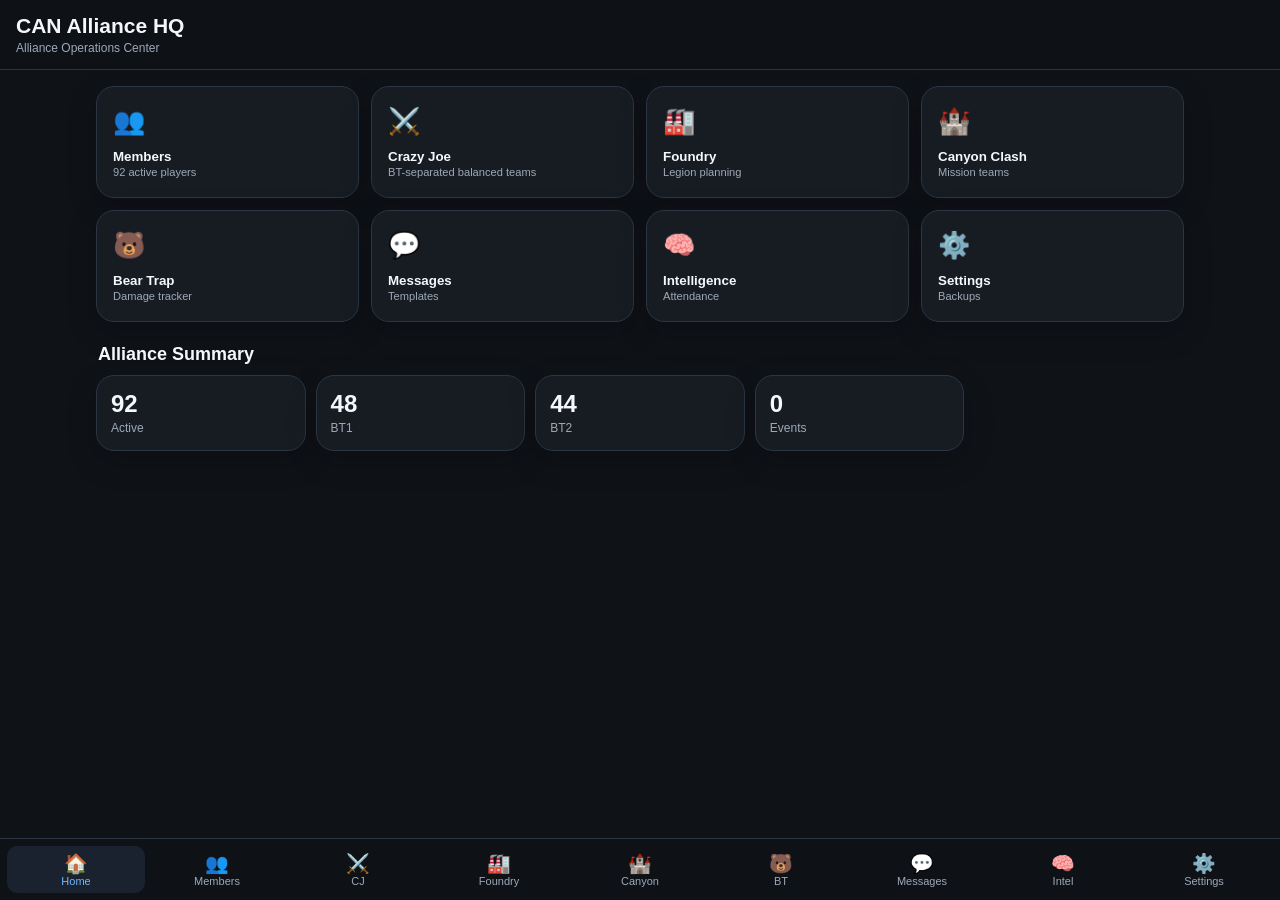
<file: index.html>
<!doctype html>
<html lang="en">
<head>
  <meta charset="utf-8">
  <meta name="viewport" content="width=device-width,initial-scale=1,viewport-fit=cover">
  <meta name="theme-color" content="#101318">
  <title>CAN Alliance HQ</title>
  <link rel="stylesheet" href="style.css?v=111">
</head>
<body>
<header class="topbar">
  <div><h1>CAN Alliance HQ</h1><p>Alliance Operations Center</p></div>
</header>

<main id="app">
  <section id="dashboard" class="page active"></section>
  <section id="members" class="page"></section>
  <section id="crazyjoe" class="page"></section>
  <section id="foundry" class="page"></section>
  <section id="canyon" class="page"></section>
  <section id="bear" class="page"></section>
  <section id="messages" class="page"></section>
  <section id="intel" class="page"></section>
  <section id="settings" class="page"></section>
</main>

<nav class="bottom-nav">
  <button data-page="dashboard">🏠<span>Home</span></button>
  <button data-page="members">👥<span>Members</span></button>
  <button data-page="crazyjoe">⚔️<span>CJ</span></button>
  <button data-page="foundry">🏭<span>Foundry</span></button>
  <button data-page="canyon">🏰<span>Canyon</span></button>
  <button data-page="bear">🐻<span>BT</span></button>
  <button data-page="messages">💬<span>Messages</span></button>
  <button data-page="intel">🧠<span>Intel</span></button>
  <button data-page="settings">⚙️<span>Settings</span></button>
</nav>

<dialog id="memberDialog">
  <form method="dialog" class="modal" id="memberForm">
    <div class="modal-head"><h2 id="memberDialogTitle">Add Member</h2><button value="cancel" class="icon-btn">×</button></div>
    <input type="hidden" id="memberId">
    <label>Player Name<input id="memberName" required></label>
    <div class="two-col">
      <label>Gaia Rank<input id="memberGaia" type="number" min="1"></label>
      <label>Strength<input id="memberStrength" placeholder="500M or 1.1B"></label>
      <label>BT Group<select id="memberBT"><option>BT1</option><option>BT2</option></select></label>
      <label>Status<select id="memberStatus"><option>Active</option><option>Vacation</option><option>Archived</option></select></label>
      <label>Foundry<select id="memberFoundry"><option>Legion 1</option><option>Legion 2</option></select></label>
      <label>Canyon<select id="memberCanyon"><option>Legion 1</option><option>Legion 2</option></select></label>
    </div>
    <label>Notes<textarea id="memberNotes"></textarea></label>
    <div class="actions"><button value="cancel" class="btn secondary">Cancel</button><button type="button" id="saveMemberBtn" class="btn primary">Save Member</button></div>
  </form>
</dialog>

<dialog id="eventDialog">
  <form method="dialog" class="modal">
    <div class="modal-head"><h2 id="eventDialogTitle">New Event</h2><button value="cancel" class="icon-btn">×</button></div>
    <input type="hidden" id="eventType">
    <div class="two-col">
      <label>Date<input id="eventDate" type="date" required></label>
      <label>UTC Time (24-hour)<input id="eventTime" type="time" step="60" required></label>
      <label id="eventGroupWrap">Group<select id="eventGroup"></select></label>
    </div>
    <p class="hint">Enter the event time in UTC using 24-hour format, such as 15:00 or 20:00.</p>
    <div class="actions"><button value="cancel" class="btn secondary">Cancel</button><button type="button" id="createEventBtn" class="btn primary">Create Event</button></div>
  </form>
</dialog>

<script src="data.js?v=111"></script>
<script src="app.js?v=111"></script>
</body>
</html>
</file>
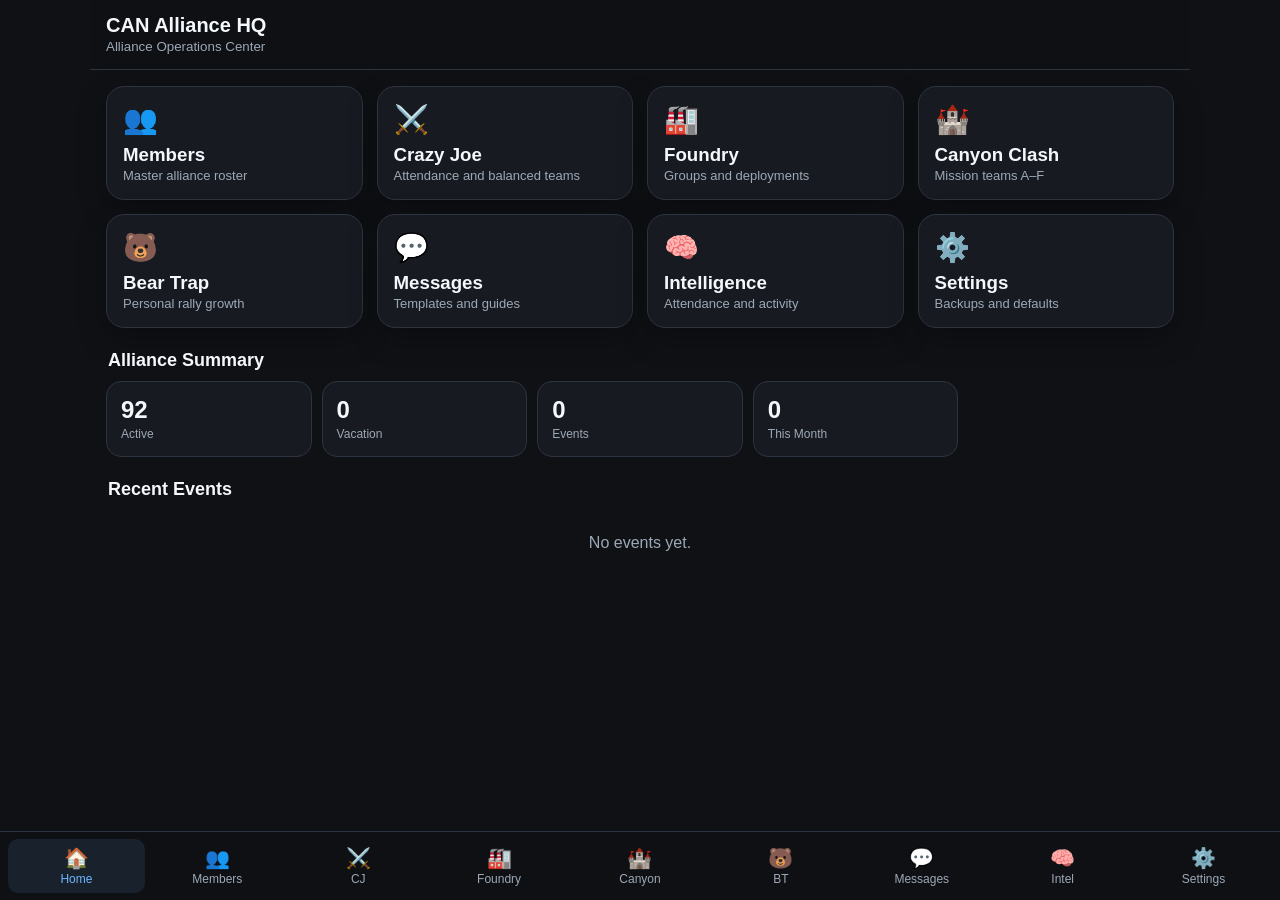
<file: CAN_Alliance_HQ_v1_1_with_roster.html>
<!DOCTYPE html>
<html lang="en">
<head>
<meta charset="UTF-8" />
<meta name="viewport" content="width=device-width, initial-scale=1, viewport-fit=cover" />
<meta name="theme-color" content="#111418" />
<title>CAN Alliance HQ</title>
<style>
:root{
  --bg:#0f1115; --panel:#171b21; --panel2:#202630; --text:#f4f7fb; --muted:#9da8b6;
  --line:#2c3440; --accent:#6eb6ff; --good:#67d391; --warn:#ffd166; --bad:#ff7a7a;
  --shadow:0 10px 30px rgba(0,0,0,.28); --radius:18px;
}
*{box-sizing:border-box}
html,body{margin:0;background:var(--bg);color:var(--text);font-family:-apple-system,BlinkMacSystemFont,"Segoe UI",Roboto,Helvetica,Arial,sans-serif}
body{min-height:100vh}
button,input,select,textarea{font:inherit}
button{cursor:pointer}
.app{max-width:1100px;margin:0 auto;min-height:100vh;padding-bottom:86px}
.topbar{position:sticky;top:0;z-index:50;background:rgba(15,17,21,.92);backdrop-filter:blur(14px);border-bottom:1px solid var(--line);padding:14px 16px}
.topbar h1{font-size:20px;margin:0}.topbar small{color:var(--muted)}
.content{padding:16px}
.page{display:none}.page.active{display:block}
.grid{display:grid;gap:14px}.tiles{grid-template-columns:repeat(2,minmax(0,1fr))}
.card{background:var(--panel);border:1px solid var(--line);border-radius:var(--radius);padding:16px;box-shadow:var(--shadow)}
.tile{min-height:112px;display:flex;flex-direction:column;justify-content:space-between}
.tile button{all:unset;display:block}
.tile .icon{font-size:28px}.tile h3{margin:8px 0 2px}.tile p{margin:0;color:var(--muted);font-size:13px}
.section-title{display:flex;justify-content:space-between;align-items:center;margin:22px 2px 10px}
.section-title h2{font-size:18px;margin:0}
.actions{display:flex;gap:8px;flex-wrap:wrap}
.btn{border:0;border-radius:12px;padding:11px 14px;background:var(--panel2);color:var(--text);font-weight:700}
.btn.primary{background:var(--accent);color:#07111d}.btn.good{background:var(--good);color:#06150d}
.btn.warn{background:var(--warn);color:#221900}.btn.bad{background:var(--bad);color:#220707}
.btn.ghost{background:transparent;border:1px solid var(--line)}
.btn.small{padding:8px 10px;font-size:13px}
.row{display:flex;gap:10px;align-items:center}.row.wrap{flex-wrap:wrap}.grow{flex:1}
label{display:block;color:var(--muted);font-size:13px;margin-bottom:6px}
input,select,textarea{width:100%;background:#11151b;color:var(--text);border:1px solid var(--line);border-radius:12px;padding:12px}
textarea{min-height:90px;resize:vertical}
.form-grid{display:grid;gap:12px}
.list{display:grid;gap:10px}
.member,.event-row,.rank-row{background:var(--panel);border:1px solid var(--line);border-radius:15px;padding:13px}
.member-head,.event-head,.rank-head{display:flex;justify-content:space-between;gap:10px;align-items:flex-start}
.meta{color:var(--muted);font-size:13px;line-height:1.5}
.badge{display:inline-flex;align-items:center;border:1px solid var(--line);border-radius:999px;padding:5px 8px;font-size:12px;color:var(--muted);margin:3px 3px 0 0}
.badge.good{color:var(--good);border-color:rgba(103,211,145,.35)}
.badge.warn{color:var(--warn);border-color:rgba(255,209,102,.35)}
.badge.bad{color:var(--bad);border-color:rgba(255,122,122,.35)}
.bottom-nav{position:fixed;left:0;right:0;bottom:0;z-index:60;background:rgba(15,17,21,.97);backdrop-filter:blur(16px);border-top:1px solid var(--line);padding:7px max(8px,env(safe-area-inset-right)) calc(7px + env(safe-area-inset-bottom)) max(8px,env(safe-area-inset-left));display:grid;grid-template-columns:repeat(5,1fr);gap:4px}
.nav-btn{background:transparent;border:0;color:var(--muted);padding:7px 3px;border-radius:10px;font-size:11px}.nav-btn.active{color:var(--accent);background:rgba(110,182,255,.10)}
.nav-btn span{display:block;font-size:20px;margin-bottom:2px}
.tabs{display:flex;gap:8px;overflow:auto;padding-bottom:4px}.tab{white-space:nowrap}
.stat-grid{display:grid;grid-template-columns:repeat(2,1fr);gap:10px}.stat{background:var(--panel);border:1px solid var(--line);border-radius:15px;padding:14px}
.stat strong{display:block;font-size:24px}.stat span{color:var(--muted);font-size:12px}
.attendance-grid{display:grid;gap:8px;margin-top:10px}
.att-row{display:grid;grid-template-columns:1fr repeat(4,auto);gap:6px;align-items:center;background:#11151b;border:1px solid var(--line);border-radius:12px;padding:9px}
.att-row button{border:1px solid var(--line);background:var(--panel2);color:var(--muted);border-radius:9px;padding:7px 8px;font-size:12px}
.att-row button.active[data-s="present"]{background:var(--good);color:#07150d}
.att-row button.active[data-s="noshow"]{background:var(--bad);color:#220707}
.att-row button.active[data-s="notplaying"]{background:var(--warn);color:#241c00}
.att-row button.active[data-s="excused"]{background:#7c8da5;color:white}
.team-grid{display:grid;gap:12px}.team-card{background:var(--panel);border:1px solid var(--line);border-radius:15px;padding:13px}
.team-card h3{margin:0 0 8px}.team-members{display:flex;flex-wrap:wrap;gap:6px}.chip{background:#11151b;border:1px solid var(--line);border-radius:999px;padding:7px 9px;font-size:13px}
.empty{color:var(--muted);text-align:center;padding:24px 10px}
hr{border:0;border-top:1px solid var(--line);margin:16px 0}
.hidden{display:none!important}
dialog{border:1px solid var(--line);border-radius:18px;background:var(--panel);color:var(--text);width:min(92vw,600px);padding:0;box-shadow:var(--shadow)}
dialog::backdrop{background:rgba(0,0,0,.68)}.modal-body{padding:18px}.modal-head{display:flex;justify-content:space-between;align-items:center;padding:16px 18px;border-bottom:1px solid var(--line)}
.close{background:transparent;border:0;color:var(--muted);font-size:24px}
.notice{border-left:4px solid var(--accent);background:rgba(110,182,255,.09);padding:12px;border-radius:10px;color:#d8ecff}
@media(min-width:760px){
 .tiles{grid-template-columns:repeat(4,1fr)} .stat-grid{grid-template-columns:repeat(5,1fr)}
 .form-grid.cols-2{grid-template-columns:repeat(2,1fr)} .team-grid{grid-template-columns:repeat(2,1fr)}
 .bottom-nav{grid-template-columns:repeat(9,1fr)} .nav-btn{font-size:12px}
}
</style>
</head>
<body>
<div class="app">
  <header class="topbar">
    <h1>CAN Alliance HQ</h1>
    <small>Alliance Operations Center</small>
  </header>

  <main class="content">
    <section id="dashboard" class="page active">
      <div class="grid tiles">
        <div class="card tile" onclick="go('members')"><div class="icon">👥</div><div><h3>Members</h3><p>Master alliance roster</p></div></div>
        <div class="card tile" onclick="go('crazyjoe')"><div class="icon">⚔️</div><div><h3>Crazy Joe</h3><p>Attendance and balanced teams</p></div></div>
        <div class="card tile" onclick="go('foundry')"><div class="icon">🏭</div><div><h3>Foundry</h3><p>Groups and deployments</p></div></div>
        <div class="card tile" onclick="go('canyon')"><div class="icon">🏰</div><div><h3>Canyon Clash</h3><p>Mission teams A–F</p></div></div>
        <div class="card tile" onclick="go('bear')"><div class="icon">🐻</div><div><h3>Bear Trap</h3><p>Personal rally growth</p></div></div>
        <div class="card tile" onclick="go('messages')"><div class="icon">💬</div><div><h3>Messages</h3><p>Templates and guides</p></div></div>
        <div class="card tile" onclick="go('intel')"><div class="icon">🧠</div><div><h3>Intelligence</h3><p>Attendance and activity</p></div></div>
        <div class="card tile" onclick="go('settings')"><div class="icon">⚙️</div><div><h3>Settings</h3><p>Backups and defaults</p></div></div>
      </div>

      <div class="section-title"><h2>Alliance Summary</h2></div>
      <div id="dashboardStats" class="stat-grid"></div>

      <div class="section-title"><h2>Recent Events</h2></div>
      <div id="recentEvents" class="list"></div>
    </section>

    <section id="members" class="page">
      <div class="section-title"><h2>Members</h2><button class="btn primary" onclick="openMember()">+ Add</button></div>
      <div class="form-grid cols-2">
        <div><label>Search</label><input id="memberSearch" placeholder="Player name" oninput="renderMembers()"></div>
        <div><label>Filter</label><select id="memberFilter" onchange="renderMembers()"><option value="all">All</option><option>Active</option><option>Vacation</option><option>Archived</option><option value="missingGaia">Missing Gaia</option><option value="missingBT">Missing BT</option><option value="BT1">BT1</option><option value="BT2">BT2</option></select></div>
      </div>
      <div id="memberList" class="list" style="margin-top:14px"></div>
    </section>

    <section id="crazyjoe" class="page event-page" data-type="Crazy Joe"></section>
    <section id="foundry" class="page event-page" data-type="Foundry"></section>
    <section id="canyon" class="page event-page" data-type="Canyon"></section>
    <section id="bear" class="page"></section>

    <section id="messages" class="page">
      <div class="section-title"><h2>Alliance Messages</h2><button class="btn primary" onclick="openMessage()">+ Add</button></div>
      <div class="tabs">
        <button class="btn small tab" onclick="setMsgTab('Templates')">Templates</button>
        <button class="btn small tab" onclick="setMsgTab('Guides')">Reference Guides</button>
      </div>
      <div id="messageList" class="list" style="margin-top:14px"></div>
    </section>

    <section id="intel" class="page">
      <div class="section-title"><h2>Intelligence</h2></div>
      <div id="intelStats" class="stat-grid"></div>
      <div class="section-title"><h2>Highest Attendance</h2></div>
      <div id="highAttendance" class="list"></div>
      <div class="section-title"><h2>Lowest Attendance</h2></div>
      <div id="lowAttendance" class="list"></div>
      <div class="section-title"><h2>Attention Needed</h2></div>
      <div id="attentionList" class="list"></div>
    </section>

    <section id="settings" class="page">
      <div class="section-title"><h2>Settings</h2></div>
      <div class="card">
        <div class="form-grid cols-2">
          <div><label>Alliance Name</label><input id="allianceName" value="CAN"></div>
          <div><label>State Number</label><input id="stateNumber" placeholder="2578"></div>
          <div><label>CJ Team Size</label><input id="cjTeamSize" type="number" min="2" max="12" value="6"></div>
          <div><label>Ranking Minimum Events</label><input id="rankMin" type="number" min="1" max="50" value="5"></div>
        </div>
        <div class="actions" style="margin-top:14px">
          <button class="btn primary" onclick="saveSettings()">Save Settings</button>
        </div>
      </div>
      <div class="section-title"><h2>Data & Backups</h2></div>
      <div class="card">
        <p class="meta">Data is stored in this browser. Download backups regularly, especially before clearing browser data.</p>
        <div class="actions">
          <button class="btn good" onclick="exportBackup()">Download Backup</button>
          <label class="btn ghost" style="display:inline-block">Import Backup<input type="file" accept=".json" onchange="importBackup(event)" style="display:none"></label>
          <button class="btn bad" onclick="resetApp()">Reset App</button>
        </div>
      </div>
    </section>
  </main>
</div>

<nav class="bottom-nav">
  <button class="nav-btn active" data-page="dashboard" onclick="go('dashboard')"><span>🏠</span>Home</button>
  <button class="nav-btn" data-page="members" onclick="go('members')"><span>👥</span>Members</button>
  <button class="nav-btn" data-page="crazyjoe" onclick="go('crazyjoe')"><span>⚔️</span>CJ</button>
  <button class="nav-btn" data-page="foundry" onclick="go('foundry')"><span>🏭</span>Foundry</button>
  <button class="nav-btn" data-page="canyon" onclick="go('canyon')"><span>🏰</span>Canyon</button>
  <button class="nav-btn" data-page="bear" onclick="go('bear')"><span>🐻</span>BT</button>
  <button class="nav-btn" data-page="messages" onclick="go('messages')"><span>💬</span>Messages</button>
  <button class="nav-btn" data-page="intel" onclick="go('intel')"><span>🧠</span>Intel</button>
  <button class="nav-btn" data-page="settings" onclick="go('settings')"><span>⚙️</span>Settings</button>
</nav>

<dialog id="memberDialog">
 <div class="modal-head"><strong id="memberDialogTitle">Add Member</strong><button class="close" onclick="memberDialog.close()">×</button></div>
 <div class="modal-body">
  <input type="hidden" id="memberId">
  <div class="form-grid cols-2">
   <div><label>Player Name *</label><input id="mName"></div>
   <div><label>Gaia Heart Rank</label><input id="mGaia" type="number" min="1"></div>
   <div><label>BT Group *</label><select id="mBT"><option value="">Select</option><option>BT1</option><option>BT2</option></select></div>
   <div><label>Status</label><select id="mStatus"><option>Active</option><option>Vacation</option><option>Archived</option></select></div>
   <div><label>Overall Power</label><input id="mPower" placeholder="245M or 1.2B"></div>
   <div><label>Region</label><select id="mRegion"><option>Unknown/Mixed</option><option>Americas</option><option>Europe</option><option>Asia</option><option>Oceania</option></select></div>
   <div><label>Foundry Legion Preference</label><select id="mFoundry"><option value="">None</option><option>Legion 1</option><option>Legion 2</option></select></div>
   <div><label>Canyon Legion Preference</label><select id="mCanyon"><option value="">None</option><option>Legion 1</option><option>Legion 2</option></select></div>
   <div style="grid-column:1/-1"><label>Notes</label><textarea id="mNotes"></textarea></div>
  </div>
  <div class="actions" style="margin-top:14px"><button class="btn primary" onclick="saveMember()">Save Member</button></div>
 </div>
</dialog>

<dialog id="eventDialog">
 <div class="modal-head"><strong id="eventDialogTitle">Create Event</strong><button class="close" onclick="eventDialog.close()">×</button></div>
 <div class="modal-body">
   <input type="hidden" id="eventType">
   <div class="form-grid cols-2">
    <div><label>Date</label><input id="eDate" type="date"></div>
    <div><label>Time</label><input id="eTime" type="time"></div>
    <div id="legionWrap"><label>Legion</label><select id="eLegion"><option>Legion 1</option><option>Legion 2</option></select></div>
    <div id="btWrap"><label>BT Group</label><select id="eBT"><option>BT1</option><option>BT2</option></select></div>
   </div>
   <div class="actions" style="margin-top:14px"><button class="btn primary" onclick="createEvent()">Create Event</button></div>
 </div>
</dialog>

<dialog id="messageDialog">
 <div class="modal-head"><strong>Add Message</strong><button class="close" onclick="messageDialog.close()">×</button></div>
 <div class="modal-body">
  <div class="form-grid">
   <div><label>Type</label><select id="msgType"><option>Templates</option><option>Guides</option></select></div>
   <div><label>Title</label><input id="msgTitle"></div>
   <div><label>Content</label><textarea id="msgContent"></textarea></div>
  </div>
  <div class="actions" style="margin-top:14px"><button class="btn primary" onclick="saveMessage()">Save</button></div>
 </div>
</dialog>

<script>
const STORAGE_KEY='canAllianceHQ_v1';
const defaultData={
 settings:{allianceName:'CAN',stateNumber:'2578',cjTeamSize:6,rankMin:5},
 members:[{"id":"member-001","name":"AngryMarshmallow","gaia":1,"bt":"BT2","status":"Active","power":"1.1B","region":"Unknown/Mixed","foundry":"Legion 1","canyon":"Legion 1","notes":""},{"id":"member-002","name":"Asuka","gaia":2,"bt":"BT2","status":"Active","power":"515M","region":"Unknown/Mixed","foundry":"Legion 1","canyon":"Legion 1","notes":""},{"id":"member-003","name":"Lucky Meow","gaia":3,"bt":"BT2","status":"Active","power":"912M","region":"Unknown/Mixed","foundry":"Legion 1","canyon":"Legion 1","notes":""},{"id":"member-004","name":"Dr.CutyRose","gaia":4,"bt":"BT1","status":"Active","power":"753M","region":"Unknown/Mixed","foundry":"Legion 2","canyon":"Legion 2","notes":""},{"id":"member-005","name":"SmittySlaps","gaia":5,"bt":"BT2","status":"Active","power":"789M","region":"Unknown/Mixed","foundry":"Legion 1","canyon":"Legion 1","notes":""},{"id":"member-006","name":"Bun","gaia":6,"bt":"BT1","status":"Active","power":"568M","region":"Unknown/Mixed","foundry":"Legion 2","canyon":"Legion 2","notes":""},{"id":"member-007","name":"Space_balls","gaia":7,"bt":"BT1","status":"Active","power":"657M","region":"Unknown/Mixed","foundry":"Legion 2","canyon":"Legion 2","notes":""},{"id":"member-008","name":"Jbsnow","gaia":8,"bt":"BT1","status":"Active","power":"574M","region":"Unknown/Mixed","foundry":"Legion 2","canyon":"Legion 2","notes":""},{"id":"member-009","name":"Cute BRS","gaia":9,"bt":"BT2","status":"Active","power":"619M","region":"Unknown/Mixed","foundry":"Legion 1","canyon":"Legion 1","notes":""},{"id":"member-010","name":"Hedder","gaia":10,"bt":"BT1","status":"Active","power":"634M","region":"Unknown/Mixed","foundry":"Legion 2","canyon":"Legion 2","notes":""},{"id":"member-011","name":"Rellik","gaia":11,"bt":"BT2","status":"Active","power":"505M","region":"Unknown/Mixed","foundry":"Legion 1","canyon":"Legion 1","notes":""},{"id":"member-012","name":"MatDNK","gaia":12,"bt":"BT1","status":"Active","power":"570M","region":"Unknown/Mixed","foundry":"Legion 2","canyon":"Legion 2","notes":""},{"id":"member-013","name":"BuRyAbAy","gaia":13,"bt":"BT2","status":"Active","power":"583M","region":"Unknown/Mixed","foundry":"Legion 1","canyon":"Legion 1","notes":""},{"id":"member-014","name":"Kals Avarys","gaia":14,"bt":"BT1","status":"Active","power":"520M","region":"Unknown/Mixed","foundry":"Legion 2","canyon":"Legion 2","notes":""},{"id":"member-015","name":"Kkoma","gaia":15,"bt":"BT2","status":"Active","power":"602M","region":"Unknown/Mixed","foundry":"Legion 1","canyon":"Legion 1","notes":""},{"id":"member-016","name":"Brother Yatty","gaia":16,"bt":"BT1","status":"Active","power":"492M","region":"Unknown/Mixed","foundry":"Legion 2","canyon":"Legion 2","notes":""},{"id":"member-017","name":"Ntina","gaia":17,"bt":"BT1","status":"Active","power":"560M","region":"Unknown/Mixed","foundry":"Legion 2","canyon":"Legion 2","notes":""},{"id":"member-018","name":"YahuKimo","gaia":18,"bt":"BT2","status":"Active","power":"590M","region":"Unknown/Mixed","foundry":"Legion 1","canyon":"Legion 1","notes":""},{"id":"member-019","name":"Choppy","gaia":19,"bt":"BT2","status":"Active","power":"609M","region":"Unknown/Mixed","foundry":"Legion 1","canyon":"Legion 1","notes":""},{"id":"member-020","name":"Tara","gaia":20,"bt":"BT1","status":"Active","power":"612M","region":"Unknown/Mixed","foundry":"Legion 2","canyon":"Legion 2","notes":""},{"id":"member-021","name":"Eurokeith","gaia":21,"bt":"BT2","status":"Active","power":"609M","region":"Unknown/Mixed","foundry":"Legion 1","canyon":"Legion 1","notes":""},{"id":"member-022","name":"Summer","gaia":22,"bt":"BT2","status":"Active","power":"504M","region":"Unknown/Mixed","foundry":"Legion 1","canyon":"Legion 1","notes":""},{"id":"member-023","name":"Seal","gaia":23,"bt":"BT1","status":"Active","power":"525M","region":"Unknown/Mixed","foundry":"Legion 2","canyon":"Legion 2","notes":""},{"id":"member-024","name":"Fu2fa2","gaia":24,"bt":"BT2","status":"Active","power":"492M","region":"Unknown/Mixed","foundry":"Legion 1","canyon":"Legion 1","notes":""},{"id":"member-025","name":"Cat","gaia":25,"bt":"BT1","status":"Active","power":"474M","region":"Unknown/Mixed","foundry":"Legion 2","canyon":"Legion 2","notes":""},{"id":"member-026","name":"Filip1031","gaia":26,"bt":"BT2","status":"Active","power":"589M","region":"Unknown/Mixed","foundry":"Legion 1","canyon":"Legion 1","notes":""},{"id":"member-027","name":"Lord McLord","gaia":27,"bt":"BT1","status":"Active","power":"576M","region":"Unknown/Mixed","foundry":"Legion 2","canyon":"Legion 2","notes":""},{"id":"member-028","name":"Ibra","gaia":28,"bt":"BT2","status":"Active","power":"550M","region":"Unknown/Mixed","foundry":"Legion 1","canyon":"Legion 1","notes":""},{"id":"member-029","name":"Dr.cutyMomo","gaia":29,"bt":"BT1","status":"Active","power":"604M","region":"Unknown/Mixed","foundry":"Legion 2","canyon":"Legion 2","notes":""},{"id":"member-030","name":"SKY","gaia":30,"bt":"BT1","status":"Active","power":"550M","region":"Unknown/Mixed","foundry":"Legion 2","canyon":"Legion 2","notes":""},{"id":"member-031","name":"Tembakau ACEH","gaia":31,"bt":"BT2","status":"Active","power":"516M","region":"Unknown/Mixed","foundry":"Legion 1","canyon":"Legion 1","notes":""},{"id":"member-032","name":"Soraa","gaia":32,"bt":"BT2","status":"Active","power":"609M","region":"Unknown/Mixed","foundry":"Legion 1","canyon":"Legion 1","notes":""},{"id":"member-033","name":"ReyGattuso","gaia":33,"bt":"BT1","status":"Active","power":"554M","region":"Unknown/Mixed","foundry":"Legion 2","canyon":"Legion 2","notes":""},{"id":"member-034","name":"Spike","gaia":34,"bt":"BT1","status":"Active","power":"415M","region":"Unknown/Mixed","foundry":"Legion 2","canyon":"Legion 2","notes":""},{"id":"member-035","name":"Floopy","gaia":35,"bt":"BT2","status":"Active","power":"563M","region":"Unknown/Mixed","foundry":"Legion 1","canyon":"Legion 1","notes":""},{"id":"member-036","name":"Black Rooster","gaia":36,"bt":"BT1","status":"Active","power":"543M","region":"Unknown/Mixed","foundry":"Legion 2","canyon":"Legion 2","notes":""},{"id":"member-037","name":"Batavia","gaia":37,"bt":"BT1","status":"Active","power":"525M","region":"Unknown/Mixed","foundry":"Legion 2","canyon":"Legion 2","notes":""},{"id":"member-038","name":"Ranji","gaia":38,"bt":"BT1","status":"Active","power":"500M","region":"Unknown/Mixed","foundry":"Legion 2","canyon":"Legion 2","notes":""},{"id":"member-039","name":"Seren","gaia":39,"bt":"BT1","status":"Active","power":"454M","region":"Unknown/Mixed","foundry":"Legion 2","canyon":"Legion 2","notes":""},{"id":"member-040","name":"Yaya_Bings","gaia":40,"bt":"BT1","status":"Active","power":"522M","region":"Unknown/Mixed","foundry":"Legion 2","canyon":"Legion 2","notes":""},{"id":"member-041","name":"WINGJACK","gaia":41,"bt":"BT1","status":"Active","power":"602M","region":"Unknown/Mixed","foundry":"Legion 2","canyon":"Legion 2","notes":""},{"id":"member-042","name":"U Chicken Me","gaia":42,"bt":"BT1","status":"Active","power":"472M","region":"Unknown/Mixed","foundry":"Legion 2","canyon":"Legion 2","notes":""},{"id":"member-043","name":"Psycho","gaia":43,"bt":"BT2","status":"Active","power":"603M","region":"Unknown/Mixed","foundry":"Legion 1","canyon":"Legion 1","notes":""},{"id":"member-044","name":"Tdvt25","gaia":44,"bt":"BT1","status":"Active","power":"604M","region":"Unknown/Mixed","foundry":"Legion 2","canyon":"Legion 2","notes":""},{"id":"member-045","name":"Lord Vegnagun","gaia":45,"bt":"BT1","status":"Active","power":"553M","region":"Unknown/Mixed","foundry":"Legion 2","canyon":"Legion 2","notes":""},{"id":"member-046","name":"Lilyballs","gaia":46,"bt":"BT1","status":"Active","power":"468M","region":"Unknown/Mixed","foundry":"Legion 2","canyon":"Legion 2","notes":""},{"id":"member-047","name":"累累~累累~","gaia":47,"bt":"BT2","status":"Active","power":"470M","region":"Unknown/Mixed","foundry":"Legion 1","canyon":"Legion 1","notes":""},{"id":"member-048","name":"NicolePharmD","gaia":48,"bt":"BT1","status":"Active","power":"631M","region":"Unknown/Mixed","foundry":"Legion 2","canyon":"Legion 2","notes":""},{"id":"member-049","name":"Kidbull x suzume","gaia":49,"bt":"BT2","status":"Active","power":"499M","region":"Unknown/Mixed","foundry":"Legion 1","canyon":"Legion 1","notes":""},{"id":"member-050","name":"Kuman","gaia":50,"bt":"BT2","status":"Active","power":"562M","region":"Unknown/Mixed","foundry":"Legion 1","canyon":"Legion 1","notes":""},{"id":"member-051","name":"AZOZKA","gaia":51,"bt":"BT1","status":"Active","power":"501M","region":"Unknown/Mixed","foundry":"Legion 2","canyon":"Legion 2","notes":""},{"id":"member-052","name":"Lexie","gaia":52,"bt":"BT2","status":"Active","power":"390M","region":"Unknown/Mixed","foundry":"Legion 1","canyon":"Legion 1","notes":""},{"id":"member-053","name":"Blank","gaia":53,"bt":"BT2","status":"Active","power":"476M","region":"Unknown/Mixed","foundry":"Legion 1","canyon":"Legion 1","notes":""},{"id":"member-054","name":"Meli","gaia":54,"bt":"BT2","status":"Active","power":"479M","region":"Unknown/Mixed","foundry":"Legion 1","canyon":"Legion 1","notes":""},{"id":"member-055","name":"Melonlord","gaia":55,"bt":"BT1","status":"Active","power":"491M","region":"Unknown/Mixed","foundry":"Legion 2","canyon":"Legion 2","notes":""},{"id":"member-056","name":"Ratchin","gaia":56,"bt":"BT2","status":"Active","power":"495M","region":"Unknown/Mixed","foundry":"Legion 1","canyon":"Legion 1","notes":""},{"id":"member-057","name":"Doom Balls","gaia":57,"bt":"BT1","status":"Active","power":"498M","region":"Unknown/Mixed","foundry":"Legion 2","canyon":"Legion 2","notes":""},{"id":"member-058","name":"SOGEKING","gaia":58,"bt":"BT2","status":"Active","power":"538M","region":"Unknown/Mixed","foundry":"Legion 1","canyon":"Legion 1","notes":""},{"id":"member-059","name":"Bani Adam","gaia":59,"bt":"BT2","status":"Active","power":"371M","region":"Unknown/Mixed","foundry":"Legion 1","canyon":"Legion 1","notes":""},{"id":"member-060","name":"Wolf Pup","gaia":60,"bt":"BT2","status":"Active","power":"525M","region":"Unknown/Mixed","foundry":"Legion 1","canyon":"Legion 1","notes":""},{"id":"member-061","name":"Shoushana","gaia":61,"bt":"BT2","status":"Active","power":"441M","region":"Unknown/Mixed","foundry":"Legion 1","canyon":"Legion 1","notes":""},{"id":"member-062","name":"五濁惡世","gaia":62,"bt":"BT2","status":"Active","power":"318M","region":"Unknown/Mixed","foundry":"Legion 1","canyon":"Legion 1","notes":""},{"id":"member-063","name":"Vrekmontt","gaia":63,"bt":"BT1","status":"Active","power":"509M","region":"Unknown/Mixed","foundry":"Legion 2","canyon":"Legion 2","notes":""},{"id":"member-064","name":"SHDW","gaia":64,"bt":"BT2","status":"Active","power":"515M","region":"Unknown/Mixed","foundry":"Legion 1","canyon":"Legion 1","notes":""},{"id":"member-065","name":"RANGERS","gaia":65,"bt":"BT2","status":"Active","power":"469M","region":"Unknown/Mixed","foundry":"Legion 1","canyon":"Legion 1","notes":""},{"id":"member-066","name":"Nebulese","gaia":66,"bt":"BT2","status":"Active","power":"587M","region":"Unknown/Mixed","foundry":"Legion 1","canyon":"Legion 1","notes":""},{"id":"member-067","name":"SteelCityInsider","gaia":67,"bt":"BT1","status":"Active","power":"484M","region":"Unknown/Mixed","foundry":"Legion 2","canyon":"Legion 2","notes":""},{"id":"member-068","name":"Wildkid","gaia":68,"bt":"BT2","status":"Active","power":"383M","region":"Unknown/Mixed","foundry":"Legion 1","canyon":"Legion 1","notes":""},{"id":"member-069","name":"Punni","gaia":69,"bt":"BT2","status":"Active","power":"458M","region":"Unknown/Mixed","foundry":"Legion 1","canyon":"Legion 1","notes":""},{"id":"member-070","name":"Timmu","gaia":70,"bt":"BT1","status":"Active","power":"510M","region":"Unknown/Mixed","foundry":"Legion 2","canyon":"Legion 2","notes":""},{"id":"member-071","name":"Atiba","gaia":71,"bt":"BT1","status":"Active","power":"446M","region":"Unknown/Mixed","foundry":"Legion 2","canyon":"Legion 2","notes":""},{"id":"member-072","name":"DODGE06","gaia":72,"bt":"BT2","status":"Active","power":"536M","region":"Unknown/Mixed","foundry":"Legion 1","canyon":"Legion 1","notes":""},{"id":"member-073","name":"Kayzersoze77","gaia":73,"bt":"BT1","status":"Active","power":"455M","region":"Unknown/Mixed","foundry":"Legion 2","canyon":"Legion 2","notes":""},{"id":"member-074","name":"VKdViKing","gaia":74,"bt":"BT1","status":"Active","power":"409M","region":"Unknown/Mixed","foundry":"Legion 2","canyon":"Legion 2","notes":""},{"id":"member-075","name":"Mana","gaia":75,"bt":"BT2","status":"Active","power":"532M","region":"Unknown/Mixed","foundry":"Legion 1","canyon":"Legion 1","notes":""},{"id":"member-076","name":"Euphoria","gaia":76,"bt":"BT2","status":"Active","power":"431M","region":"Unknown/Mixed","foundry":"Legion 1","canyon":"Legion 1","notes":""},{"id":"member-077","name":"Durzu","gaia":77,"bt":"BT1","status":"Active","power":"540M","region":"Unknown/Mixed","foundry":"Legion 2","canyon":"Legion 2","notes":""},{"id":"member-078","name":"Gritsayenko","gaia":78,"bt":"BT2","status":"Active","power":"382M","region":"Unknown/Mixed","foundry":"Legion 1","canyon":"Legion 1","notes":""},{"id":"member-079","name":"Noura","gaia":79,"bt":"BT1","status":"Active","power":"398M","region":"Unknown/Mixed","foundry":"Legion 2","canyon":"Legion 2","notes":""},{"id":"member-080","name":"JC","gaia":80,"bt":"BT2","status":"Active","power":"517M","region":"Unknown/Mixed","foundry":"Legion 1","canyon":"Legion 1","notes":""},{"id":"member-081","name":"Chuso Faawk","gaia":81,"bt":"BT1","status":"Active","power":"431M","region":"Unknown/Mixed","foundry":"Legion 2","canyon":"Legion 2","notes":""},{"id":"member-082","name":"Deus Caeli","gaia":82,"bt":"BT2","status":"Active","power":"460M","region":"Unknown/Mixed","foundry":"Legion 1","canyon":"Legion 1","notes":""},{"id":"member-083","name":"Sukuna","gaia":83,"bt":"BT2","status":"Active","power":"468M","region":"Unknown/Mixed","foundry":"Legion 1","canyon":"Legion 1","notes":""},{"id":"member-084","name":"DonMeloooon","gaia":84,"bt":"BT1","status":"Active","power":"389M","region":"Unknown/Mixed","foundry":"Legion 2","canyon":"Legion 2","notes":""},{"id":"member-085","name":"Shore enough","gaia":85,"bt":"BT1","status":"Active","power":"369M","region":"Unknown/Mixed","foundry":"Legion 2","canyon":"Legion 2","notes":""},{"id":"member-086","name":"Biiiiiiiiing~O","gaia":86,"bt":"BT1","status":"Active","power":"478M","region":"Unknown/Mixed","foundry":"Legion 2","canyon":"Legion 2","notes":""},{"id":"member-087","name":"SHIBUYA","gaia":87,"bt":"BT1","status":"Active","power":"436M","region":"Unknown/Mixed","foundry":"Legion 2","canyon":"Legion 2","notes":""},{"id":"member-088","name":"Fatchuck7","gaia":88,"bt":"BT1","status":"Active","power":"388M","region":"Unknown/Mixed","foundry":"Legion 2","canyon":"Legion 2","notes":""},{"id":"member-089","name":"Doomsday","gaia":89,"bt":"BT1","status":"Active","power":"444M","region":"Unknown/Mixed","foundry":"Legion 2","canyon":"Legion 2","notes":""},{"id":"member-090","name":"Pukie","gaia":90,"bt":"BT1","status":"Active","power":"363M","region":"Unknown/Mixed","foundry":"Legion 2","canyon":"Legion 2","notes":""},{"id":"member-091","name":"fckck","gaia":91,"bt":"BT2","status":"Active","power":"417M","region":"Unknown/Mixed","foundry":"Legion 1","canyon":"Legion 1","notes":""},{"id":"member-092","name":"DarthVader","gaia":92,"bt":"BT1","status":"Active","power":"443M","region":"Unknown/Mixed","foundry":"Legion 2","canyon":"Legion 2","notes":""}], events:[], messages:[
  {id:crypto.randomUUID(),type:'Guides',title:'Canyon Phase 1',content:'Capture assigned objectives, hold gates and ports, avoid overextending.'},
  {id:crypto.randomUUID(),type:'Guides',title:'Canyon Phase 2',content:'Defend Fortress 24, capture enemy Fortress, maintain gates and ports.'},
  {id:crypto.randomUUID(),type:'Guides',title:'Canyon Phase 3',content:'Focus Citadel. If enemy controls it, cut reinforcements first.'}
 ]
};
let data=load();
let currentPage='dashboard';
let msgTab='Templates';

function load(){
 try{
  const x=JSON.parse(localStorage.getItem(STORAGE_KEY));
  if(!x) return structuredClone(defaultData);
  // Roster migration: existing installations that still have an empty roster
  // receive the built-in CAN master roster without replacing user-entered data.
  if(!Array.isArray(x.members)||x.members.length===0) x.members=structuredClone(defaultData.members);
  x.settings={...structuredClone(defaultData.settings),...(x.settings||{})};
  if(!Array.isArray(x.events)) x.events=[];
  if(!Array.isArray(x.messages)) x.messages=structuredClone(defaultData.messages);
  return x;
 } catch(e){return structuredClone(defaultData)}
}
function save(){localStorage.setItem(STORAGE_KEY,JSON.stringify(data)); renderAll()}
function esc(s=''){return String(s).replace(/[&<>"']/g,m=>({'&':'&amp;','<':'&lt;','>':'&gt;','"':'&quot;',"'":'&#039;'}[m]))}
function go(page){
 currentPage=page;
 document.querySelectorAll('.page').forEach(x=>x.classList.remove('active'));
 document.getElementById(page).classList.add('active');
 document.querySelectorAll('.nav-btn').forEach(x=>x.classList.toggle('active',x.dataset.page===page));
 window.scrollTo({top:0,behavior:'smooth'});
 renderAll();
}
function activeMembers(){return data.members.filter(m=>m.status==='Active')}
function fmtDate(d){return d?new Date(d+'T12:00:00').toLocaleDateString(undefined,{month:'short',day:'numeric',year:'numeric'}):''}
function renderAll(){renderDashboard();renderMembers();renderEventPages();renderBear();renderMessages();renderIntel();renderSettings()}
function renderDashboard(){
 const active=activeMembers().length, vacation=data.members.filter(m=>m.status==='Vacation').length;
 const eventsThisMonth=data.events.filter(e=>{const d=new Date(e.date+'T12:00:00'),n=new Date();return d.getMonth()===n.getMonth()&&d.getFullYear()===n.getFullYear()}).length;
 const stats=[['Active',active],['Vacation',vacation],['Events',data.events.length],['This Month',eventsThisMonth]];
 document.getElementById('dashboardStats').innerHTML=stats.map(x=>`<div class="stat"><strong>${x[1]}</strong><span>${x[0]}</span></div>`).join('');
 const recent=[...data.events].sort((a,b)=>b.date.localeCompare(a.date)).slice(0,5);
 document.getElementById('recentEvents').innerHTML=recent.length?recent.map(eventRow).join(''):'<div class="empty">No events yet.</div>';
}
function eventRow(e){
 return `<div class="event-row"><div class="event-head"><div><strong>${esc(e.type)}</strong><div class="meta">${fmtDate(e.date)} ${esc(e.time||'')} ${e.legion?'• '+esc(e.legion):''} ${e.bt?'• '+esc(e.bt):''}</div></div><button class="btn small ghost" onclick="openEvent('${e.id}')">Open</button></div></div>`;
}
function openMember(id=''){
 const m=data.members.find(x=>x.id===id)||{};
 memberId.value=m.id||''; mName.value=m.name||''; mGaia.value=m.gaia||''; mBT.value=m.bt||''; mStatus.value=m.status||'Active';
 mPower.value=m.power||''; mRegion.value=m.region||'Unknown/Mixed'; mFoundry.value=m.foundry||''; mCanyon.value=m.canyon||''; mNotes.value=m.notes||'';
 memberDialogTitle.textContent=id?'Edit Member':'Add Member'; memberDialog.showModal();
}
function saveMember(){
 if(!mName.value.trim()) return alert('Player name is required.');
 const id=memberId.value||crypto.randomUUID();
 const obj={id,name:mName.value.trim(),gaia:mGaia.value?Number(mGaia.value):null,bt:mBT.value,status:mStatus.value,power:mPower.value.trim(),region:mRegion.value,foundry:mFoundry.value,canyon:mCanyon.value,notes:mNotes.value.trim()};
 const i=data.members.findIndex(x=>x.id===id); if(i>=0)data.members[i]=obj;else data.members.push(obj);
 memberDialog.close(); save();
}
function deleteMember(id){if(confirm('Archive this member?')){const m=data.members.find(x=>x.id===id);if(m){m.status='Archived';save()}}}
function renderMembers(){
 const q=(document.getElementById('memberSearch')?.value||'').toLowerCase(), f=document.getElementById('memberFilter')?.value||'all';
 let list=[...data.members].filter(m=>m.name.toLowerCase().includes(q));
 if(f==='missingGaia')list=list.filter(m=>!m.gaia); else if(f==='missingBT')list=list.filter(m=>!m.bt); else if(f==='BT1'||f==='BT2')list=list.filter(m=>m.bt===f); else if(f!=='all')list=list.filter(m=>m.status===f);
 list.sort((a,b)=>(a.gaia??9999)-(b.gaia??9999)||a.name.localeCompare(b.name));
 const el=document.getElementById('memberList'); if(!el)return;
 el.innerHTML=list.length?list.map(m=>`<div class="member"><div class="member-head"><div><strong>${esc(m.name)}</strong><div class="meta">Gaia ${m.gaia??'—'} • ${esc(m.bt||'No BT')} • ${esc(m.status)}</div><div>${m.power?`<span class="badge">${esc(m.power)}</span>`:''}<span class="badge">${esc(m.region||'Unknown/Mixed')}</span></div></div><div class="actions"><button class="btn small ghost" onclick="openMember('${m.id}')">Edit</button><button class="btn small bad" onclick="deleteMember('${m.id}')">Archive</button></div></div></div>`).join(''):'<div class="empty">No members found.</div>';
}
function openEventDialog(type){
 eventType.value=type; eventDialogTitle.textContent='Create '+type+' Event';
 eDate.value=new Date().toISOString().slice(0,10); eTime.value='';
 legionWrap.classList.toggle('hidden',!(type==='Foundry'||type==='Canyon'));
 btWrap.classList.toggle('hidden',type!=='Bear Trap');
 eventDialog.showModal();
}
function createEvent(){
 const type=eventType.value;
 const eligible=activeMembers().filter(m=>type!=='Bear Trap'||m.bt===eBT.value);
 const attendance={};eligible.forEach(m=>attendance[m.id]='');
 const ev={id:crypto.randomUUID(),type,date:eDate.value,time:eTime.value,legion:(type==='Foundry'||type==='Canyon')?eLegion.value:'',bt:type==='Bear Trap'?eBT.value:'',attendance,teams:[],damage:{}};
 data.events.push(ev); eventDialog.close(); save(); openEvent(ev.id);
}
function renderEventPages(){
 ['Crazy Joe','Foundry','Canyon'].forEach(type=>{
  const id=type==='Crazy Joe'?'crazyjoe':type.toLowerCase();
  const el=document.getElementById(id); if(!el)return;
  const list=data.events.filter(e=>e.type===type).sort((a,b)=>b.date.localeCompare(a.date));
  el.innerHTML=`<div class="section-title"><h2>${type}</h2><button class="btn primary" onclick="openEventDialog('${type}')">+ New Event</button></div><div class="notice">${type==='Crazy Joe'?'Build balanced teams, track substitutes, and record final attendance.':type==='Foundry'?'Legion 1 and Legion 2 are always separate events.':'Build mission teams A–F for the opening phase.'}</div><div class="section-title"><h2>Event History</h2></div><div class="list">${list.length?list.map(eventRow).join(''):'<div class="empty">No events yet.</div>'}</div>`;
 });
}
function renderBear(){
 const el=document.getElementById('bear'); if(!el)return;
 const list=data.events.filter(e=>e.type==='Bear Trap').sort((a,b)=>b.date.localeCompare(a.date));
 el.innerHTML=`<div class="section-title"><h2>Bear Trap</h2><button class="btn primary" onclick="openEventDialog('Bear Trap')">+ New Event</button></div>
 <div class="notice">Track each player’s personal rally damage and growth over time. BT1 and BT2 remain separate.</div>
 <div class="section-title"><h2>Event History</h2></div><div class="list">${list.length?list.map(eventRow).join(''):'<div class="empty">No Bear Trap events yet.</div>'}</div>
 <div class="section-title"><h2>Personal Rally Rankings</h2></div>${renderDamageRankings()}`;
}
function renderDamageRankings(){
 const rows=activeMembers().map(m=>{
   const vals=data.events.filter(e=>e.type==='Bear Trap'&&e.bt===m.bt&&e.damage&&e.damage[m.id]!=null).sort((a,b)=>b.date.localeCompare(a.date)).map(e=>Number(e.damage[m.id])).filter(Number.isFinite);
   if(!vals.length)return null;
   const last3=vals.slice(0,3); return {name:m.name,bt:m.bt,latest:vals[0],avg:last3.reduce((a,b)=>a+b,0)/last3.length,best:Math.max(...vals),n:vals.length};
 }).filter(Boolean).sort((a,b)=>b.avg-a.avg);
 return rows.length?`<div class="list">${rows.map((r,i)=>`<div class="rank-row"><div class="rank-head"><div><strong>${i+1}. ${esc(r.name)}</strong><div class="meta">${r.bt} • Last 3 avg ${formatDamage(r.avg)} • Latest ${formatDamage(r.latest)} • Best ${formatDamage(r.best)}</div></div></div></div>`).join('')}</div>`:'<div class="empty">No rally damage recorded yet.</div>';
}
function openEvent(id){
 const e=data.events.find(x=>x.id===id); if(!e)return;
 const page=e.type==='Crazy Joe'?'crazyjoe':e.type==='Bear Trap'?'bear':e.type.toLowerCase();
 go(page);
 document.getElementById(page).innerHTML=eventDetail(e);
}
function eventDetail(e){
 const eligible=activeMembers().filter(m=>e.type!=='Bear Trap'||m.bt===e.bt).sort((a,b)=>(a.gaia??9999)-(b.gaia??9999));
 const att=eligible.map(m=>{
  const s=e.attendance[m.id]||'';
  return `<div class="att-row"><strong>${esc(m.name)}</strong>
   <button data-s="present" class="${s==='present'?'active':''}" onclick="setAttendance('${e.id}','${m.id}','present')">Present</button>
   <button data-s="noshow" class="${s==='noshow'?'active':''}" onclick="setAttendance('${e.id}','${m.id}','noshow')">No Show</button>
   <button data-s="notplaying" class="${s==='notplaying'?'active':''}" onclick="setAttendance('${e.id}','${m.id}','notplaying')">Not Playing</button>
   <button data-s="excused" class="${s==='excused'?'active':''}" onclick="setAttendance('${e.id}','${m.id}','excused')">Excused</button></div>`;
 }).join('');
 const teams=e.teams?.length?`<div class="team-grid">${e.teams.map((t,i)=>`<div class="team-card"><h3>${esc(t.name)}</h3>${t.objective?`<div class="meta">${esc(t.objective)}</div>`:''}<div class="team-members">${t.members.map(id=>{const m=data.members.find(x=>x.id===id);return m?`<span class="chip">${esc(m.name)}</span>`:''}).join('')}</div></div>`).join('')}</div>`:'';
 const damage=e.type==='Bear Trap'?`<div class="section-title"><h2>Personal Rally Damage</h2></div><div class="list">${eligible.filter(m=>e.attendance[m.id]==='present').map(m=>`<div class="row"><div class="grow"><strong>${esc(m.name)}</strong><div class="meta">${esc(m.bt||'')}</div></div><input style="max-width:160px" value="${e.damage[m.id]??''}" placeholder="e.g. 4.82B" onchange="setDamage('${e.id}','${m.id}',this.value)"></div>`).join('')||'<div class="empty">Mark attendees present to enter damage.</div>'}</div>`:'';
 return `<div class="section-title"><h2>${esc(e.type)} • ${fmtDate(e.date)}</h2><button class="btn ghost" onclick="renderAll();go('${e.type==='Crazy Joe'?'crazyjoe':e.type==='Bear Trap'?'bear':e.type.toLowerCase()}')">Back</button></div>
 <div class="card"><div class="meta">${esc(e.time||'No time')} ${e.legion?'• '+esc(e.legion):''} ${e.bt?'• '+esc(e.bt):''}</div>
 <div class="actions" style="margin-top:10px">${e.type!=='Bear Trap'?`<button class="btn primary" onclick="generateTeams('${e.id}')">Generate Teams</button>`:''}<button class="btn bad" onclick="deleteEvent('${e.id}')">Delete Event</button></div></div>
 <div class="section-title"><h2>Attendance</h2></div><div class="attendance-grid">${att||'<div class="empty">No eligible members.</div>'}</div>
 ${damage}
 ${e.type!=='Bear Trap'?`<div class="section-title"><h2>Teams</h2></div>${teams||'<div class="empty">No teams generated yet.</div>'}`:''}`;
}
function setAttendance(eid,mid,status){const e=data.events.find(x=>x.id===eid);e.attendance[mid]=status;save();openEvent(eid)}
function parseDamage(v){
 const s=String(v).trim().toLowerCase().replace(/,/g,''); if(!s)return null;
 const n=parseFloat(s); if(!Number.isFinite(n))return null;
 if(s.endsWith('t'))return n*1e12;if(s.endsWith('b'))return n*1e9;if(s.endsWith('m'))return n*1e6;return n;
}
function formatDamage(n){if(n>=1e12)return (n/1e12).toFixed(2).replace(/\.00$/,'')+'T';if(n>=1e9)return (n/1e9).toFixed(2).replace(/\.00$/,'')+'B';if(n>=1e6)return (n/1e6).toFixed(1).replace(/\.0$/,'')+'M';return String(Math.round(n))}
function setDamage(eid,mid,v){const e=data.events.find(x=>x.id===eid);const n=parseDamage(v);if(n==null){delete e.damage[mid]}else e.damage[mid]=n;save();openEvent(eid)}
function generateTeams(eid){
 const e=data.events.find(x=>x.id===eid);
 const present=activeMembers().filter(m=>e.attendance[m.id]==='present').sort((a,b)=>(a.gaia??9999)-(b.gaia??9999));
 if(!present.length)return alert('Mark players Present first.');
 let teams=[];
 if(e.type==='Crazy Joe'){
  const size=Number(data.settings.cjTeamSize)||6, count=Math.max(1,Math.ceil(present.length/size));
  teams=Array.from({length:count},(_,i)=>({name:`Team ${i+1}`,members:[]}));
  present.forEach((m,i)=>{const round=Math.floor(i/count),pos=i%count,idx=round%2===0?pos:count-1-pos;teams[idx].members.push(m.id)});
 } else if(e.type==='Foundry'){
  const defs=[
   ['Group 1','Assassins • Imperial Foundry'],
   ['Group 2','Boiler Room • Repair Facility 4 • Mercenary Camp'],
   ['Group 3','Prototype 1 • Repair Facility 1'],
   ['Group 4','Transit Station • Repair Facility 2 • Munitions Warehouse'],
   ['Group 5','Prototype 2 • Repair Facility 3'],
   ['Group 6','Support • Looting • Weapons Workshop gathering']
  ];
  teams=defs.map(x=>({name:x[0],objective:x[1],members:[]}));
  present.slice(0,2).forEach(m=>teams[0].members.push(m.id));
  const captainTargets=[2,4,1,3,2,4,1,3];
  present.slice(2,10).forEach((m,i)=>teams[captainTargets[i]].members.push(m.id));
  present.slice(10).forEach((m,i)=>teams[1+(i%5)].members.push(m.id));
 } else if(e.type==='Canyon'){
  const defs=[['Team A','Building 18 and surrounding buildings'],['Team B','Building 19 and surrounding buildings'],['Team C','Building 31 and surrounding buildings'],['Team D','Building 30 and surrounding buildings'],['Team E','Left-side territory, then Building 24 and Building 28'],['Team F','Building 27 and surrounding buildings']];
  teams=defs.map(x=>({name:x[0],objective:x[1],members:[]}));
  present.forEach((m,i)=>teams[i%6].members.push(m.id));
 }
 e.teams=teams;save();openEvent(eid);
}
function deleteEvent(id){if(confirm('Delete this event?')){data.events=data.events.filter(e=>e.id!==id);save();go(currentPage)}}
function setMsgTab(t){msgTab=t;renderMessages()}
function openMessage(){messageDialog.showModal()}
function saveMessage(){if(!msgTitle.value.trim())return alert('Title required');data.messages.push({id:crypto.randomUUID(),type:msgType.value,title:msgTitle.value.trim(),content:msgContent.value.trim()});messageDialog.close();msgTitle.value='';msgContent.value='';save()}
function deleteMessage(id){if(confirm('Delete this message?')){data.messages=data.messages.filter(x=>x.id!==id);save()}}
function renderMessages(){
 const el=document.getElementById('messageList');if(!el)return;
 const list=data.messages.filter(x=>x.type===msgTab);
 el.innerHTML=list.length?list.map(x=>`<div class="card"><div class="member-head"><div><strong>${esc(x.title)}</strong><p class="meta">${esc(x.content)}</p></div><div class="actions"><button class="btn small primary" onclick="navigator.clipboard.writeText(${JSON.stringify(x.content)});alert('Copied')">Copy</button><button class="btn small bad" onclick="deleteMessage('${x.id}')">Delete</button></div></div></div>`).join(''):'<div class="empty">No items.</div>';
}
function memberMetrics(m){
 const records=data.events.map(e=>({e,status:e.attendance?.[m.id]})).filter(x=>x.status);
 let attended=0,missed=0,eligible=0,committed=0,showed=0,last=null,noShows30=0;
 const now=Date.now();
 records.forEach(({e,status})=>{
  if(status==='present'){attended++;eligible++;committed++;showed++;if(!last||e.date>last)last=e.date}
  if(status==='noshow'){missed++;eligible++;committed++;if((now-new Date(e.date+'T12:00:00'))/864e5<=30)noShows30++}
  if(status==='notplaying'){missed++;eligible++}
  if(status==='excused'){}
 });
 return {attended,missed,eligible,attendance:eligible?attended/eligible:0,reliability:committed?showed/committed:0,last,noShows30};
}
function renderIntel(){
 const el=document.getElementById('intelStats');if(!el)return;
 const ms=activeMembers().map(m=>({m,...memberMetrics(m)}));
 const avg=ms.length?ms.reduce((a,x)=>a+x.attendance,0)/ms.length:0;
 const attention=ms.filter(x=>attentionReasons(x).length);
 el.innerHTML=[['Active',ms.length],['Avg Attendance',Math.round(avg*100)+'%'],['Attention',attention.length],['Events',data.events.length]].map(x=>`<div class="stat"><strong>${x[1]}</strong><span>${x[0]}</span></div>`).join('');
 const min=Number(data.settings.rankMin)||5, qual=ms.filter(x=>x.eligible>=min);
 const high=[...qual].sort((a,b)=>b.attendance-a.attendance).slice(0,5),low=[...qual].sort((a,b)=>a.attendance-b.attendance).slice(0,5);
 highAttendance.innerHTML=high.length?high.map(rankAttendance).join(''):'<div class="empty">Not enough history yet.</div>';
 lowAttendance.innerHTML=low.length?low.map(rankAttendance).join(''):'<div class="empty">Not enough history yet.</div>';
 attentionList.innerHTML=attention.length?attention.map(x=>`<div class="member"><strong>${esc(x.m.name)}</strong><div class="meta">${attentionReasons(x).join(' • ')}</div></div>`).join(''):'<div class="empty">No active warnings.</div>';
}
function rankAttendance(x){return `<div class="rank-row"><div class="rank-head"><div><strong>${esc(x.m.name)}</strong><div class="meta">Attendance ${Math.round(x.attendance*100)}% (${x.attended}/${x.eligible}) • Reliability ${Math.round(x.reliability*100)}%</div></div></div></div>`}
function attentionReasons(x){
 const r=[];if(!x.m.gaia)r.push('Missing Gaia');if(!x.m.bt)r.push('Missing BT');if(x.noShows30>=2)r.push('2+ no-shows in 30 days');
 if(!x.last&&data.events.length)r.push('Never attended');else if(x.last&&(Date.now()-new Date(x.last+'T12:00:00'))/864e5>30)r.push('No attendance in 30+ days');
 if(x.eligible>=10&&x.attendance<.7)r.push('Attendance below 70%');
 const pending=data.events.some(e=>e.type==='Bear Trap'&&e.attendance?.[x.m.id]==='present'&&e.damage?.[x.m.id]==null);if(pending)r.push('BT damage pending');
 return r;
}
function renderSettings(){
 allianceName.value=data.settings.allianceName||'CAN';stateNumber.value=data.settings.stateNumber||'';cjTeamSize.value=data.settings.cjTeamSize||6;rankMin.value=data.settings.rankMin||5;
}
function saveSettings(){data.settings={allianceName:allianceName.value.trim()||'CAN',stateNumber:stateNumber.value.trim(),cjTeamSize:Number(cjTeamSize.value)||6,rankMin:Number(rankMin.value)||5};save();alert('Settings saved')}
function exportBackup(){
 const blob=new Blob([JSON.stringify(data,null,2)],{type:'application/json'}),a=document.createElement('a');a.href=URL.createObjectURL(blob);a.download=`CAN_Alliance_HQ_Backup_${new Date().toISOString().slice(0,10)}.json`;a.click();URL.revokeObjectURL(a.href);
}
function importBackup(ev){
 const f=ev.target.files[0];if(!f)return;const r=new FileReader();r.onload=()=>{try{const obj=JSON.parse(r.result);if(!obj.members||!obj.events)throw Error();data=obj;save();alert('Backup imported')}catch(e){alert('Invalid backup file')}};r.readAsText(f);
}
function resetApp(){if(confirm('Erase all CAN Alliance HQ data on this device?')){data=structuredClone(defaultData);save();go('dashboard')}}
renderAll();
</script>
</body>
</html>
</file>
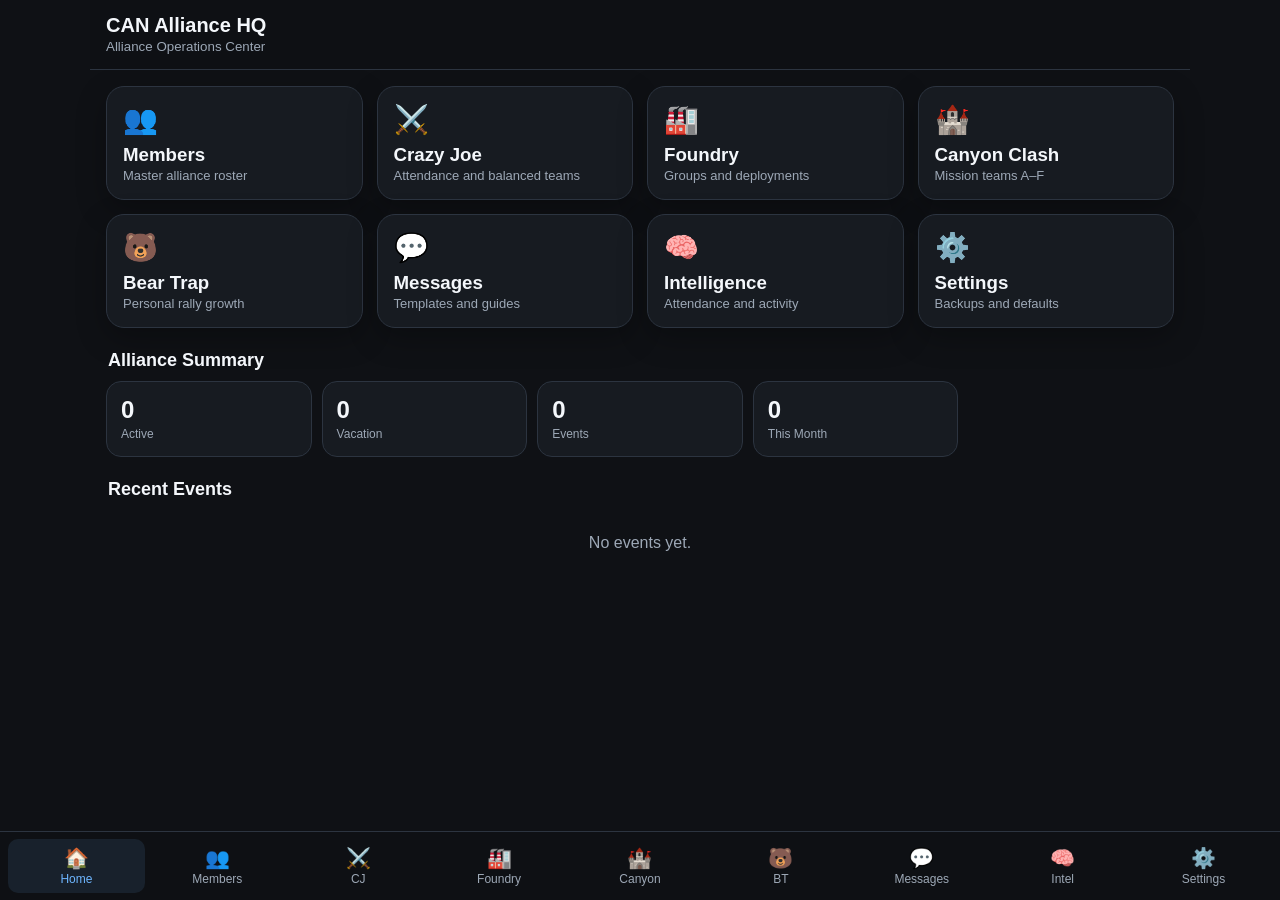
<file: index.html.html>
<!DOCTYPE html>
<html lang="en">
<head>
<meta charset="UTF-8" />
<meta name="viewport" content="width=device-width, initial-scale=1, viewport-fit=cover" />
<meta name="theme-color" content="#111418" />
<title>CAN Alliance HQ</title>
<style>
:root{
  --bg:#0f1115; --panel:#171b21; --panel2:#202630; --text:#f4f7fb; --muted:#9da8b6;
  --line:#2c3440; --accent:#6eb6ff; --good:#67d391; --warn:#ffd166; --bad:#ff7a7a;
  --shadow:0 10px 30px rgba(0,0,0,.28); --radius:18px;
}
*{box-sizing:border-box}
html,body{margin:0;background:var(--bg);color:var(--text);font-family:-apple-system,BlinkMacSystemFont,"Segoe UI",Roboto,Helvetica,Arial,sans-serif}
body{min-height:100vh}
button,input,select,textarea{font:inherit}
button{cursor:pointer}
.app{max-width:1100px;margin:0 auto;min-height:100vh;padding-bottom:86px}
.topbar{position:sticky;top:0;z-index:50;background:rgba(15,17,21,.92);backdrop-filter:blur(14px);border-bottom:1px solid var(--line);padding:14px 16px}
.topbar h1{font-size:20px;margin:0}.topbar small{color:var(--muted)}
.content{padding:16px}
.page{display:none}.page.active{display:block}
.grid{display:grid;gap:14px}.tiles{grid-template-columns:repeat(2,minmax(0,1fr))}
.card{background:var(--panel);border:1px solid var(--line);border-radius:var(--radius);padding:16px;box-shadow:var(--shadow)}
.tile{min-height:112px;display:flex;flex-direction:column;justify-content:space-between}
.tile button{all:unset;display:block}
.tile .icon{font-size:28px}.tile h3{margin:8px 0 2px}.tile p{margin:0;color:var(--muted);font-size:13px}
.section-title{display:flex;justify-content:space-between;align-items:center;margin:22px 2px 10px}
.section-title h2{font-size:18px;margin:0}
.actions{display:flex;gap:8px;flex-wrap:wrap}
.btn{border:0;border-radius:12px;padding:11px 14px;background:var(--panel2);color:var(--text);font-weight:700}
.btn.primary{background:var(--accent);color:#07111d}.btn.good{background:var(--good);color:#06150d}
.btn.warn{background:var(--warn);color:#221900}.btn.bad{background:var(--bad);color:#220707}
.btn.ghost{background:transparent;border:1px solid var(--line)}
.btn.small{padding:8px 10px;font-size:13px}
.row{display:flex;gap:10px;align-items:center}.row.wrap{flex-wrap:wrap}.grow{flex:1}
label{display:block;color:var(--muted);font-size:13px;margin-bottom:6px}
input,select,textarea{width:100%;background:#11151b;color:var(--text);border:1px solid var(--line);border-radius:12px;padding:12px}
textarea{min-height:90px;resize:vertical}
.form-grid{display:grid;gap:12px}
.list{display:grid;gap:10px}
.member,.event-row,.rank-row{background:var(--panel);border:1px solid var(--line);border-radius:15px;padding:13px}
.member-head,.event-head,.rank-head{display:flex;justify-content:space-between;gap:10px;align-items:flex-start}
.meta{color:var(--muted);font-size:13px;line-height:1.5}
.badge{display:inline-flex;align-items:center;border:1px solid var(--line);border-radius:999px;padding:5px 8px;font-size:12px;color:var(--muted);margin:3px 3px 0 0}
.badge.good{color:var(--good);border-color:rgba(103,211,145,.35)}
.badge.warn{color:var(--warn);border-color:rgba(255,209,102,.35)}
.badge.bad{color:var(--bad);border-color:rgba(255,122,122,.35)}
.bottom-nav{position:fixed;left:0;right:0;bottom:0;z-index:60;background:rgba(15,17,21,.97);backdrop-filter:blur(16px);border-top:1px solid var(--line);padding:7px max(8px,env(safe-area-inset-right)) calc(7px + env(safe-area-inset-bottom)) max(8px,env(safe-area-inset-left));display:grid;grid-template-columns:repeat(5,1fr);gap:4px}
.nav-btn{background:transparent;border:0;color:var(--muted);padding:7px 3px;border-radius:10px;font-size:11px}.nav-btn.active{color:var(--accent);background:rgba(110,182,255,.10)}
.nav-btn span{display:block;font-size:20px;margin-bottom:2px}
.tabs{display:flex;gap:8px;overflow:auto;padding-bottom:4px}.tab{white-space:nowrap}
.stat-grid{display:grid;grid-template-columns:repeat(2,1fr);gap:10px}.stat{background:var(--panel);border:1px solid var(--line);border-radius:15px;padding:14px}
.stat strong{display:block;font-size:24px}.stat span{color:var(--muted);font-size:12px}
.attendance-grid{display:grid;gap:8px;margin-top:10px}
.att-row{display:grid;grid-template-columns:1fr repeat(4,auto);gap:6px;align-items:center;background:#11151b;border:1px solid var(--line);border-radius:12px;padding:9px}
.att-row button{border:1px solid var(--line);background:var(--panel2);color:var(--muted);border-radius:9px;padding:7px 8px;font-size:12px}
.att-row button.active[data-s="present"]{background:var(--good);color:#07150d}
.att-row button.active[data-s="noshow"]{background:var(--bad);color:#220707}
.att-row button.active[data-s="notplaying"]{background:var(--warn);color:#241c00}
.att-row button.active[data-s="excused"]{background:#7c8da5;color:white}
.team-grid{display:grid;gap:12px}.team-card{background:var(--panel);border:1px solid var(--line);border-radius:15px;padding:13px}
.team-card h3{margin:0 0 8px}.team-members{display:flex;flex-wrap:wrap;gap:6px}.chip{background:#11151b;border:1px solid var(--line);border-radius:999px;padding:7px 9px;font-size:13px}
.empty{color:var(--muted);text-align:center;padding:24px 10px}
hr{border:0;border-top:1px solid var(--line);margin:16px 0}
.hidden{display:none!important}
dialog{border:1px solid var(--line);border-radius:18px;background:var(--panel);color:var(--text);width:min(92vw,600px);padding:0;box-shadow:var(--shadow)}
dialog::backdrop{background:rgba(0,0,0,.68)}.modal-body{padding:18px}.modal-head{display:flex;justify-content:space-between;align-items:center;padding:16px 18px;border-bottom:1px solid var(--line)}
.close{background:transparent;border:0;color:var(--muted);font-size:24px}
.notice{border-left:4px solid var(--accent);background:rgba(110,182,255,.09);padding:12px;border-radius:10px;color:#d8ecff}
@media(min-width:760px){
 .tiles{grid-template-columns:repeat(4,1fr)} .stat-grid{grid-template-columns:repeat(5,1fr)}
 .form-grid.cols-2{grid-template-columns:repeat(2,1fr)} .team-grid{grid-template-columns:repeat(2,1fr)}
 .bottom-nav{grid-template-columns:repeat(9,1fr)} .nav-btn{font-size:12px}
}
</style>
</head>
<body>
<div class="app">
  <header class="topbar">
    <h1>CAN Alliance HQ</h1>
    <small>Alliance Operations Center</small>
  </header>

  <main class="content">
    <section id="dashboard" class="page active">
      <div class="grid tiles">
        <div class="card tile" onclick="go('members')"><div class="icon">👥</div><div><h3>Members</h3><p>Master alliance roster</p></div></div>
        <div class="card tile" onclick="go('crazyjoe')"><div class="icon">⚔️</div><div><h3>Crazy Joe</h3><p>Attendance and balanced teams</p></div></div>
        <div class="card tile" onclick="go('foundry')"><div class="icon">🏭</div><div><h3>Foundry</h3><p>Groups and deployments</p></div></div>
        <div class="card tile" onclick="go('canyon')"><div class="icon">🏰</div><div><h3>Canyon Clash</h3><p>Mission teams A–F</p></div></div>
        <div class="card tile" onclick="go('bear')"><div class="icon">🐻</div><div><h3>Bear Trap</h3><p>Personal rally growth</p></div></div>
        <div class="card tile" onclick="go('messages')"><div class="icon">💬</div><div><h3>Messages</h3><p>Templates and guides</p></div></div>
        <div class="card tile" onclick="go('intel')"><div class="icon">🧠</div><div><h3>Intelligence</h3><p>Attendance and activity</p></div></div>
        <div class="card tile" onclick="go('settings')"><div class="icon">⚙️</div><div><h3>Settings</h3><p>Backups and defaults</p></div></div>
      </div>

      <div class="section-title"><h2>Alliance Summary</h2></div>
      <div id="dashboardStats" class="stat-grid"></div>

      <div class="section-title"><h2>Recent Events</h2></div>
      <div id="recentEvents" class="list"></div>
    </section>

    <section id="members" class="page">
      <div class="section-title"><h2>Members</h2><button class="btn primary" onclick="openMember()">+ Add</button></div>
      <div class="form-grid cols-2">
        <div><label>Search</label><input id="memberSearch" placeholder="Player name" oninput="renderMembers()"></div>
        <div><label>Filter</label><select id="memberFilter" onchange="renderMembers()"><option value="all">All</option><option>Active</option><option>Vacation</option><option>Archived</option><option value="missingGaia">Missing Gaia</option><option value="missingBT">Missing BT</option><option value="BT1">BT1</option><option value="BT2">BT2</option></select></div>
      </div>
      <div id="memberList" class="list" style="margin-top:14px"></div>
    </section>

    <section id="crazyjoe" class="page event-page" data-type="Crazy Joe"></section>
    <section id="foundry" class="page event-page" data-type="Foundry"></section>
    <section id="canyon" class="page event-page" data-type="Canyon"></section>
    <section id="bear" class="page"></section>

    <section id="messages" class="page">
      <div class="section-title"><h2>Alliance Messages</h2><button class="btn primary" onclick="openMessage()">+ Add</button></div>
      <div class="tabs">
        <button class="btn small tab" onclick="setMsgTab('Templates')">Templates</button>
        <button class="btn small tab" onclick="setMsgTab('Guides')">Reference Guides</button>
      </div>
      <div id="messageList" class="list" style="margin-top:14px"></div>
    </section>

    <section id="intel" class="page">
      <div class="section-title"><h2>Intelligence</h2></div>
      <div id="intelStats" class="stat-grid"></div>
      <div class="section-title"><h2>Highest Attendance</h2></div>
      <div id="highAttendance" class="list"></div>
      <div class="section-title"><h2>Lowest Attendance</h2></div>
      <div id="lowAttendance" class="list"></div>
      <div class="section-title"><h2>Attention Needed</h2></div>
      <div id="attentionList" class="list"></div>
    </section>

    <section id="settings" class="page">
      <div class="section-title"><h2>Settings</h2></div>
      <div class="card">
        <div class="form-grid cols-2">
          <div><label>Alliance Name</label><input id="allianceName" value="CAN"></div>
          <div><label>State Number</label><input id="stateNumber" placeholder="2578"></div>
          <div><label>CJ Team Size</label><input id="cjTeamSize" type="number" min="2" max="12" value="6"></div>
          <div><label>Ranking Minimum Events</label><input id="rankMin" type="number" min="1" max="50" value="5"></div>
        </div>
        <div class="actions" style="margin-top:14px">
          <button class="btn primary" onclick="saveSettings()">Save Settings</button>
        </div>
      </div>
      <div class="section-title"><h2>Data & Backups</h2></div>
      <div class="card">
        <p class="meta">Data is stored in this browser. Download backups regularly, especially before clearing browser data.</p>
        <div class="actions">
          <button class="btn good" onclick="exportBackup()">Download Backup</button>
          <label class="btn ghost" style="display:inline-block">Import Backup<input type="file" accept=".json" onchange="importBackup(event)" style="display:none"></label>
          <button class="btn bad" onclick="resetApp()">Reset App</button>
        </div>
      </div>
    </section>
  </main>
</div>

<nav class="bottom-nav">
  <button class="nav-btn active" data-page="dashboard" onclick="go('dashboard')"><span>🏠</span>Home</button>
  <button class="nav-btn" data-page="members" onclick="go('members')"><span>👥</span>Members</button>
  <button class="nav-btn" data-page="crazyjoe" onclick="go('crazyjoe')"><span>⚔️</span>CJ</button>
  <button class="nav-btn" data-page="foundry" onclick="go('foundry')"><span>🏭</span>Foundry</button>
  <button class="nav-btn" data-page="canyon" onclick="go('canyon')"><span>🏰</span>Canyon</button>
  <button class="nav-btn" data-page="bear" onclick="go('bear')"><span>🐻</span>BT</button>
  <button class="nav-btn" data-page="messages" onclick="go('messages')"><span>💬</span>Messages</button>
  <button class="nav-btn" data-page="intel" onclick="go('intel')"><span>🧠</span>Intel</button>
  <button class="nav-btn" data-page="settings" onclick="go('settings')"><span>⚙️</span>Settings</button>
</nav>

<dialog id="memberDialog">
 <div class="modal-head"><strong id="memberDialogTitle">Add Member</strong><button class="close" onclick="memberDialog.close()">×</button></div>
 <div class="modal-body">
  <input type="hidden" id="memberId">
  <div class="form-grid cols-2">
   <div><label>Player Name *</label><input id="mName"></div>
   <div><label>Gaia Heart Rank</label><input id="mGaia" type="number" min="1"></div>
   <div><label>BT Group *</label><select id="mBT"><option value="">Select</option><option>BT1</option><option>BT2</option></select></div>
   <div><label>Status</label><select id="mStatus"><option>Active</option><option>Vacation</option><option>Archived</option></select></div>
   <div><label>Overall Power</label><input id="mPower" placeholder="245M or 1.2B"></div>
   <div><label>Region</label><select id="mRegion"><option>Unknown/Mixed</option><option>Americas</option><option>Europe</option><option>Asia</option><option>Oceania</option></select></div>
   <div><label>Foundry Legion Preference</label><select id="mFoundry"><option value="">None</option><option>Legion 1</option><option>Legion 2</option></select></div>
   <div><label>Canyon Legion Preference</label><select id="mCanyon"><option value="">None</option><option>Legion 1</option><option>Legion 2</option></select></div>
   <div style="grid-column:1/-1"><label>Notes</label><textarea id="mNotes"></textarea></div>
  </div>
  <div class="actions" style="margin-top:14px"><button class="btn primary" onclick="saveMember()">Save Member</button></div>
 </div>
</dialog>

<dialog id="eventDialog">
 <div class="modal-head"><strong id="eventDialogTitle">Create Event</strong><button class="close" onclick="eventDialog.close()">×</button></div>
 <div class="modal-body">
   <input type="hidden" id="eventType">
   <div class="form-grid cols-2">
    <div><label>Date</label><input id="eDate" type="date"></div>
    <div><label>Time</label><input id="eTime" type="time"></div>
    <div id="legionWrap"><label>Legion</label><select id="eLegion"><option>Legion 1</option><option>Legion 2</option></select></div>
    <div id="btWrap"><label>BT Group</label><select id="eBT"><option>BT1</option><option>BT2</option></select></div>
   </div>
   <div class="actions" style="margin-top:14px"><button class="btn primary" onclick="createEvent()">Create Event</button></div>
 </div>
</dialog>

<dialog id="messageDialog">
 <div class="modal-head"><strong>Add Message</strong><button class="close" onclick="messageDialog.close()">×</button></div>
 <div class="modal-body">
  <div class="form-grid">
   <div><label>Type</label><select id="msgType"><option>Templates</option><option>Guides</option></select></div>
   <div><label>Title</label><input id="msgTitle"></div>
   <div><label>Content</label><textarea id="msgContent"></textarea></div>
  </div>
  <div class="actions" style="margin-top:14px"><button class="btn primary" onclick="saveMessage()">Save</button></div>
 </div>
</dialog>

<script>
const STORAGE_KEY='canAllianceHQ_v1';
const defaultData={
 settings:{allianceName:'CAN',stateNumber:'2578',cjTeamSize:6,rankMin:5},
 members:[], events:[], messages:[
  {id:crypto.randomUUID(),type:'Guides',title:'Canyon Phase 1',content:'Capture assigned objectives, hold gates and ports, avoid overextending.'},
  {id:crypto.randomUUID(),type:'Guides',title:'Canyon Phase 2',content:'Defend Fortress 24, capture enemy Fortress, maintain gates and ports.'},
  {id:crypto.randomUUID(),type:'Guides',title:'Canyon Phase 3',content:'Focus Citadel. If enemy controls it, cut reinforcements first.'}
 ]
};
let data=load();
let currentPage='dashboard';
let msgTab='Templates';

function load(){
 try{const x=JSON.parse(localStorage.getItem(STORAGE_KEY)); return x?x:structuredClone(defaultData)}
 catch(e){return structuredClone(defaultData)}
}
function save(){localStorage.setItem(STORAGE_KEY,JSON.stringify(data)); renderAll()}
function esc(s=''){return String(s).replace(/[&<>"']/g,m=>({'&':'&amp;','<':'&lt;','>':'&gt;','"':'&quot;',"'":'&#039;'}[m]))}
function go(page){
 currentPage=page;
 document.querySelectorAll('.page').forEach(x=>x.classList.remove('active'));
 document.getElementById(page).classList.add('active');
 document.querySelectorAll('.nav-btn').forEach(x=>x.classList.toggle('active',x.dataset.page===page));
 window.scrollTo({top:0,behavior:'smooth'});
 renderAll();
}
function activeMembers(){return data.members.filter(m=>m.status==='Active')}
function fmtDate(d){return d?new Date(d+'T12:00:00').toLocaleDateString(undefined,{month:'short',day:'numeric',year:'numeric'}):''}
function renderAll(){renderDashboard();renderMembers();renderEventPages();renderBear();renderMessages();renderIntel();renderSettings()}
function renderDashboard(){
 const active=activeMembers().length, vacation=data.members.filter(m=>m.status==='Vacation').length;
 const eventsThisMonth=data.events.filter(e=>{const d=new Date(e.date+'T12:00:00'),n=new Date();return d.getMonth()===n.getMonth()&&d.getFullYear()===n.getFullYear()}).length;
 const stats=[['Active',active],['Vacation',vacation],['Events',data.events.length],['This Month',eventsThisMonth]];
 document.getElementById('dashboardStats').innerHTML=stats.map(x=>`<div class="stat"><strong>${x[1]}</strong><span>${x[0]}</span></div>`).join('');
 const recent=[...data.events].sort((a,b)=>b.date.localeCompare(a.date)).slice(0,5);
 document.getElementById('recentEvents').innerHTML=recent.length?recent.map(eventRow).join(''):'<div class="empty">No events yet.</div>';
}
function eventRow(e){
 return `<div class="event-row"><div class="event-head"><div><strong>${esc(e.type)}</strong><div class="meta">${fmtDate(e.date)} ${esc(e.time||'')} ${e.legion?'• '+esc(e.legion):''} ${e.bt?'• '+esc(e.bt):''}</div></div><button class="btn small ghost" onclick="openEvent('${e.id}')">Open</button></div></div>`;
}
function openMember(id=''){
 const m=data.members.find(x=>x.id===id)||{};
 memberId.value=m.id||''; mName.value=m.name||''; mGaia.value=m.gaia||''; mBT.value=m.bt||''; mStatus.value=m.status||'Active';
 mPower.value=m.power||''; mRegion.value=m.region||'Unknown/Mixed'; mFoundry.value=m.foundry||''; mCanyon.value=m.canyon||''; mNotes.value=m.notes||'';
 memberDialogTitle.textContent=id?'Edit Member':'Add Member'; memberDialog.showModal();
}
function saveMember(){
 if(!mName.value.trim()) return alert('Player name is required.');
 const id=memberId.value||crypto.randomUUID();
 const obj={id,name:mName.value.trim(),gaia:mGaia.value?Number(mGaia.value):null,bt:mBT.value,status:mStatus.value,power:mPower.value.trim(),region:mRegion.value,foundry:mFoundry.value,canyon:mCanyon.value,notes:mNotes.value.trim()};
 const i=data.members.findIndex(x=>x.id===id); if(i>=0)data.members[i]=obj;else data.members.push(obj);
 memberDialog.close(); save();
}
function deleteMember(id){if(confirm('Archive this member?')){const m=data.members.find(x=>x.id===id);if(m){m.status='Archived';save()}}}
function renderMembers(){
 const q=(document.getElementById('memberSearch')?.value||'').toLowerCase(), f=document.getElementById('memberFilter')?.value||'all';
 let list=[...data.members].filter(m=>m.name.toLowerCase().includes(q));
 if(f==='missingGaia')list=list.filter(m=>!m.gaia); else if(f==='missingBT')list=list.filter(m=>!m.bt); else if(f==='BT1'||f==='BT2')list=list.filter(m=>m.bt===f); else if(f!=='all')list=list.filter(m=>m.status===f);
 list.sort((a,b)=>(a.gaia??9999)-(b.gaia??9999)||a.name.localeCompare(b.name));
 const el=document.getElementById('memberList'); if(!el)return;
 el.innerHTML=list.length?list.map(m=>`<div class="member"><div class="member-head"><div><strong>${esc(m.name)}</strong><div class="meta">Gaia ${m.gaia??'—'} • ${esc(m.bt||'No BT')} • ${esc(m.status)}</div><div>${m.power?`<span class="badge">${esc(m.power)}</span>`:''}<span class="badge">${esc(m.region||'Unknown/Mixed')}</span></div></div><div class="actions"><button class="btn small ghost" onclick="openMember('${m.id}')">Edit</button><button class="btn small bad" onclick="deleteMember('${m.id}')">Archive</button></div></div></div>`).join(''):'<div class="empty">No members found.</div>';
}
function openEventDialog(type){
 eventType.value=type; eventDialogTitle.textContent='Create '+type+' Event';
 eDate.value=new Date().toISOString().slice(0,10); eTime.value='';
 legionWrap.classList.toggle('hidden',!(type==='Foundry'||type==='Canyon'));
 btWrap.classList.toggle('hidden',type!=='Bear Trap');
 eventDialog.showModal();
}
function createEvent(){
 const type=eventType.value;
 const eligible=activeMembers().filter(m=>type!=='Bear Trap'||m.bt===eBT.value);
 const attendance={};eligible.forEach(m=>attendance[m.id]='');
 const ev={id:crypto.randomUUID(),type,date:eDate.value,time:eTime.value,legion:(type==='Foundry'||type==='Canyon')?eLegion.value:'',bt:type==='Bear Trap'?eBT.value:'',attendance,teams:[],damage:{}};
 data.events.push(ev); eventDialog.close(); save(); openEvent(ev.id);
}
function renderEventPages(){
 ['Crazy Joe','Foundry','Canyon'].forEach(type=>{
  const id=type==='Crazy Joe'?'crazyjoe':type.toLowerCase();
  const el=document.getElementById(id); if(!el)return;
  const list=data.events.filter(e=>e.type===type).sort((a,b)=>b.date.localeCompare(a.date));
  el.innerHTML=`<div class="section-title"><h2>${type}</h2><button class="btn primary" onclick="openEventDialog('${type}')">+ New Event</button></div><div class="notice">${type==='Crazy Joe'?'Build balanced teams, track substitutes, and record final attendance.':type==='Foundry'?'Legion 1 and Legion 2 are always separate events.':'Build mission teams A–F for the opening phase.'}</div><div class="section-title"><h2>Event History</h2></div><div class="list">${list.length?list.map(eventRow).join(''):'<div class="empty">No events yet.</div>'}</div>`;
 });
}
function renderBear(){
 const el=document.getElementById('bear'); if(!el)return;
 const list=data.events.filter(e=>e.type==='Bear Trap').sort((a,b)=>b.date.localeCompare(a.date));
 el.innerHTML=`<div class="section-title"><h2>Bear Trap</h2><button class="btn primary" onclick="openEventDialog('Bear Trap')">+ New Event</button></div>
 <div class="notice">Track each player’s personal rally damage and growth over time. BT1 and BT2 remain separate.</div>
 <div class="section-title"><h2>Event History</h2></div><div class="list">${list.length?list.map(eventRow).join(''):'<div class="empty">No Bear Trap events yet.</div>'}</div>
 <div class="section-title"><h2>Personal Rally Rankings</h2></div>${renderDamageRankings()}`;
}
function renderDamageRankings(){
 const rows=activeMembers().map(m=>{
   const vals=data.events.filter(e=>e.type==='Bear Trap'&&e.bt===m.bt&&e.damage&&e.damage[m.id]!=null).sort((a,b)=>b.date.localeCompare(a.date)).map(e=>Number(e.damage[m.id])).filter(Number.isFinite);
   if(!vals.length)return null;
   const last3=vals.slice(0,3); return {name:m.name,bt:m.bt,latest:vals[0],avg:last3.reduce((a,b)=>a+b,0)/last3.length,best:Math.max(...vals),n:vals.length};
 }).filter(Boolean).sort((a,b)=>b.avg-a.avg);
 return rows.length?`<div class="list">${rows.map((r,i)=>`<div class="rank-row"><div class="rank-head"><div><strong>${i+1}. ${esc(r.name)}</strong><div class="meta">${r.bt} • Last 3 avg ${formatDamage(r.avg)} • Latest ${formatDamage(r.latest)} • Best ${formatDamage(r.best)}</div></div></div></div>`).join('')}</div>`:'<div class="empty">No rally damage recorded yet.</div>';
}
function openEvent(id){
 const e=data.events.find(x=>x.id===id); if(!e)return;
 const page=e.type==='Crazy Joe'?'crazyjoe':e.type==='Bear Trap'?'bear':e.type.toLowerCase();
 go(page);
 document.getElementById(page).innerHTML=eventDetail(e);
}
function eventDetail(e){
 const eligible=activeMembers().filter(m=>e.type!=='Bear Trap'||m.bt===e.bt).sort((a,b)=>(a.gaia??9999)-(b.gaia??9999));
 const att=eligible.map(m=>{
  const s=e.attendance[m.id]||'';
  return `<div class="att-row"><strong>${esc(m.name)}</strong>
   <button data-s="present" class="${s==='present'?'active':''}" onclick="setAttendance('${e.id}','${m.id}','present')">Present</button>
   <button data-s="noshow" class="${s==='noshow'?'active':''}" onclick="setAttendance('${e.id}','${m.id}','noshow')">No Show</button>
   <button data-s="notplaying" class="${s==='notplaying'?'active':''}" onclick="setAttendance('${e.id}','${m.id}','notplaying')">Not Playing</button>
   <button data-s="excused" class="${s==='excused'?'active':''}" onclick="setAttendance('${e.id}','${m.id}','excused')">Excused</button></div>`;
 }).join('');
 const teams=e.teams?.length?`<div class="team-grid">${e.teams.map((t,i)=>`<div class="team-card"><h3>${esc(t.name)}</h3>${t.objective?`<div class="meta">${esc(t.objective)}</div>`:''}<div class="team-members">${t.members.map(id=>{const m=data.members.find(x=>x.id===id);return m?`<span class="chip">${esc(m.name)}</span>`:''}).join('')}</div></div>`).join('')}</div>`:'';
 const damage=e.type==='Bear Trap'?`<div class="section-title"><h2>Personal Rally Damage</h2></div><div class="list">${eligible.filter(m=>e.attendance[m.id]==='present').map(m=>`<div class="row"><div class="grow"><strong>${esc(m.name)}</strong><div class="meta">${esc(m.bt||'')}</div></div><input style="max-width:160px" value="${e.damage[m.id]??''}" placeholder="e.g. 4.82B" onchange="setDamage('${e.id}','${m.id}',this.value)"></div>`).join('')||'<div class="empty">Mark attendees present to enter damage.</div>'}</div>`:'';
 return `<div class="section-title"><h2>${esc(e.type)} • ${fmtDate(e.date)}</h2><button class="btn ghost" onclick="renderAll();go('${e.type==='Crazy Joe'?'crazyjoe':e.type==='Bear Trap'?'bear':e.type.toLowerCase()}')">Back</button></div>
 <div class="card"><div class="meta">${esc(e.time||'No time')} ${e.legion?'• '+esc(e.legion):''} ${e.bt?'• '+esc(e.bt):''}</div>
 <div class="actions" style="margin-top:10px">${e.type!=='Bear Trap'?`<button class="btn primary" onclick="generateTeams('${e.id}')">Generate Teams</button>`:''}<button class="btn bad" onclick="deleteEvent('${e.id}')">Delete Event</button></div></div>
 <div class="section-title"><h2>Attendance</h2></div><div class="attendance-grid">${att||'<div class="empty">No eligible members.</div>'}</div>
 ${damage}
 ${e.type!=='Bear Trap'?`<div class="section-title"><h2>Teams</h2></div>${teams||'<div class="empty">No teams generated yet.</div>'}`:''}`;
}
function setAttendance(eid,mid,status){const e=data.events.find(x=>x.id===eid);e.attendance[mid]=status;save();openEvent(eid)}
function parseDamage(v){
 const s=String(v).trim().toLowerCase().replace(/,/g,''); if(!s)return null;
 const n=parseFloat(s); if(!Number.isFinite(n))return null;
 if(s.endsWith('t'))return n*1e12;if(s.endsWith('b'))return n*1e9;if(s.endsWith('m'))return n*1e6;return n;
}
function formatDamage(n){if(n>=1e12)return (n/1e12).toFixed(2).replace(/\.00$/,'')+'T';if(n>=1e9)return (n/1e9).toFixed(2).replace(/\.00$/,'')+'B';if(n>=1e6)return (n/1e6).toFixed(1).replace(/\.0$/,'')+'M';return String(Math.round(n))}
function setDamage(eid,mid,v){const e=data.events.find(x=>x.id===eid);const n=parseDamage(v);if(n==null){delete e.damage[mid]}else e.damage[mid]=n;save();openEvent(eid)}
function generateTeams(eid){
 const e=data.events.find(x=>x.id===eid);
 const present=activeMembers().filter(m=>e.attendance[m.id]==='present').sort((a,b)=>(a.gaia??9999)-(b.gaia??9999));
 if(!present.length)return alert('Mark players Present first.');
 let teams=[];
 if(e.type==='Crazy Joe'){
  const size=Number(data.settings.cjTeamSize)||6, count=Math.max(1,Math.ceil(present.length/size));
  teams=Array.from({length:count},(_,i)=>({name:`Team ${i+1}`,members:[]}));
  present.forEach((m,i)=>{const round=Math.floor(i/count),pos=i%count,idx=round%2===0?pos:count-1-pos;teams[idx].members.push(m.id)});
 } else if(e.type==='Foundry'){
  const defs=[
   ['Group 1','Assassins • Imperial Foundry'],
   ['Group 2','Boiler Room • Repair Facility 4 • Mercenary Camp'],
   ['Group 3','Prototype 1 • Repair Facility 1'],
   ['Group 4','Transit Station • Repair Facility 2 • Munitions Warehouse'],
   ['Group 5','Prototype 2 • Repair Facility 3'],
   ['Group 6','Support • Looting • Weapons Workshop gathering']
  ];
  teams=defs.map(x=>({name:x[0],objective:x[1],members:[]}));
  present.slice(0,2).forEach(m=>teams[0].members.push(m.id));
  const captainTargets=[2,4,1,3,2,4,1,3];
  present.slice(2,10).forEach((m,i)=>teams[captainTargets[i]].members.push(m.id));
  present.slice(10).forEach((m,i)=>teams[1+(i%5)].members.push(m.id));
 } else if(e.type==='Canyon'){
  const defs=[['Team A','Building 18 and surrounding buildings'],['Team B','Building 19 and surrounding buildings'],['Team C','Building 31 and surrounding buildings'],['Team D','Building 30 and surrounding buildings'],['Team E','Left-side territory, then Building 24 and Building 28'],['Team F','Building 27 and surrounding buildings']];
  teams=defs.map(x=>({name:x[0],objective:x[1],members:[]}));
  present.forEach((m,i)=>teams[i%6].members.push(m.id));
 }
 e.teams=teams;save();openEvent(eid);
}
function deleteEvent(id){if(confirm('Delete this event?')){data.events=data.events.filter(e=>e.id!==id);save();go(currentPage)}}
function setMsgTab(t){msgTab=t;renderMessages()}
function openMessage(){messageDialog.showModal()}
function saveMessage(){if(!msgTitle.value.trim())return alert('Title required');data.messages.push({id:crypto.randomUUID(),type:msgType.value,title:msgTitle.value.trim(),content:msgContent.value.trim()});messageDialog.close();msgTitle.value='';msgContent.value='';save()}
function deleteMessage(id){if(confirm('Delete this message?')){data.messages=data.messages.filter(x=>x.id!==id);save()}}
function renderMessages(){
 const el=document.getElementById('messageList');if(!el)return;
 const list=data.messages.filter(x=>x.type===msgTab);
 el.innerHTML=list.length?list.map(x=>`<div class="card"><div class="member-head"><div><strong>${esc(x.title)}</strong><p class="meta">${esc(x.content)}</p></div><div class="actions"><button class="btn small primary" onclick="navigator.clipboard.writeText(${JSON.stringify(x.content)});alert('Copied')">Copy</button><button class="btn small bad" onclick="deleteMessage('${x.id}')">Delete</button></div></div></div>`).join(''):'<div class="empty">No items.</div>';
}
function memberMetrics(m){
 const records=data.events.map(e=>({e,status:e.attendance?.[m.id]})).filter(x=>x.status);
 let attended=0,missed=0,eligible=0,committed=0,showed=0,last=null,noShows30=0;
 const now=Date.now();
 records.forEach(({e,status})=>{
  if(status==='present'){attended++;eligible++;committed++;showed++;if(!last||e.date>last)last=e.date}
  if(status==='noshow'){missed++;eligible++;committed++;if((now-new Date(e.date+'T12:00:00'))/864e5<=30)noShows30++}
  if(status==='notplaying'){missed++;eligible++}
  if(status==='excused'){}
 });
 return {attended,missed,eligible,attendance:eligible?attended/eligible:0,reliability:committed?showed/committed:0,last,noShows30};
}
function renderIntel(){
 const el=document.getElementById('intelStats');if(!el)return;
 const ms=activeMembers().map(m=>({m,...memberMetrics(m)}));
 const avg=ms.length?ms.reduce((a,x)=>a+x.attendance,0)/ms.length:0;
 const attention=ms.filter(x=>attentionReasons(x).length);
 el.innerHTML=[['Active',ms.length],['Avg Attendance',Math.round(avg*100)+'%'],['Attention',attention.length],['Events',data.events.length]].map(x=>`<div class="stat"><strong>${x[1]}</strong><span>${x[0]}</span></div>`).join('');
 const min=Number(data.settings.rankMin)||5, qual=ms.filter(x=>x.eligible>=min);
 const high=[...qual].sort((a,b)=>b.attendance-a.attendance).slice(0,5),low=[...qual].sort((a,b)=>a.attendance-b.attendance).slice(0,5);
 highAttendance.innerHTML=high.length?high.map(rankAttendance).join(''):'<div class="empty">Not enough history yet.</div>';
 lowAttendance.innerHTML=low.length?low.map(rankAttendance).join(''):'<div class="empty">Not enough history yet.</div>';
 attentionList.innerHTML=attention.length?attention.map(x=>`<div class="member"><strong>${esc(x.m.name)}</strong><div class="meta">${attentionReasons(x).join(' • ')}</div></div>`).join(''):'<div class="empty">No active warnings.</div>';
}
function rankAttendance(x){return `<div class="rank-row"><div class="rank-head"><div><strong>${esc(x.m.name)}</strong><div class="meta">Attendance ${Math.round(x.attendance*100)}% (${x.attended}/${x.eligible}) • Reliability ${Math.round(x.reliability*100)}%</div></div></div></div>`}
function attentionReasons(x){
 const r=[];if(!x.m.gaia)r.push('Missing Gaia');if(!x.m.bt)r.push('Missing BT');if(x.noShows30>=2)r.push('2+ no-shows in 30 days');
 if(!x.last&&data.events.length)r.push('Never attended');else if(x.last&&(Date.now()-new Date(x.last+'T12:00:00'))/864e5>30)r.push('No attendance in 30+ days');
 if(x.eligible>=10&&x.attendance<.7)r.push('Attendance below 70%');
 const pending=data.events.some(e=>e.type==='Bear Trap'&&e.attendance?.[x.m.id]==='present'&&e.damage?.[x.m.id]==null);if(pending)r.push('BT damage pending');
 return r;
}
function renderSettings(){
 allianceName.value=data.settings.allianceName||'CAN';stateNumber.value=data.settings.stateNumber||'';cjTeamSize.value=data.settings.cjTeamSize||6;rankMin.value=data.settings.rankMin||5;
}
function saveSettings(){data.settings={allianceName:allianceName.value.trim()||'CAN',stateNumber:stateNumber.value.trim(),cjTeamSize:Number(cjTeamSize.value)||6,rankMin:Number(rankMin.value)||5};save();alert('Settings saved')}
function exportBackup(){
 const blob=new Blob([JSON.stringify(data,null,2)],{type:'application/json'}),a=document.createElement('a');a.href=URL.createObjectURL(blob);a.download=`CAN_Alliance_HQ_Backup_${new Date().toISOString().slice(0,10)}.json`;a.click();URL.revokeObjectURL(a.href);
}
function importBackup(ev){
 const f=ev.target.files[0];if(!f)return;const r=new FileReader();r.onload=()=>{try{const obj=JSON.parse(r.result);if(!obj.members||!obj.events)throw Error();data=obj;save();alert('Backup imported')}catch(e){alert('Invalid backup file')}};r.readAsText(f);
}
function resetApp(){if(confirm('Erase all CAN Alliance HQ data on this device?')){data=structuredClone(defaultData);save();go('dashboard')}}
renderAll();
</script>
</body>
</html>
</file>
<file: style.css>
:root{--bg:#0f1217;--panel:#171c23;--panel2:#202733;--line:#2b3543;--text:#f5f7fb;--muted:#9da9b8;--accent:#72b8ff;--good:#6bd69a;--warn:#ffd166;--bad:#ff7b7b;--radius:18px}
*{box-sizing:border-box}html{background:var(--bg)}body{margin:0;color:var(--text);background:var(--bg);font-family:-apple-system,BlinkMacSystemFont,"Segoe UI",Roboto,Arial,sans-serif}.topbar{position:sticky;top:0;z-index:30;padding:14px 16px;background:rgba(15,18,23,.94);backdrop-filter:blur(16px);border-bottom:1px solid var(--line)}h1{margin:0;font-size:21px}.topbar p{margin:3px 0 0;color:var(--muted);font-size:12px}#app{max-width:1120px;margin:auto;padding:16px 16px 96px}.page{display:none}.page.active{display:block}.grid{display:grid;gap:12px}.tiles{grid-template-columns:repeat(2,minmax(0,1fr))}.card,.tile,.member-card,.event-card,.team-card,.stat{background:var(--panel);border:1px solid var(--line);border-radius:var(--radius);box-shadow:0 10px 30px rgba(0,0,0,.22)}.tile{padding:16px;min-height:112px;text-align:left;color:var(--text)}.tile b{display:block;margin-top:12px}.tile small,.muted,.hint{color:var(--muted)}.tile .emoji{font-size:26px}.section-head{display:flex;align-items:center;justify-content:space-between;gap:10px;margin:22px 2px 10px}.section-head h2{font-size:18px;margin:0}.stats{display:grid;grid-template-columns:repeat(2,1fr);gap:10px}.stat{padding:14px}.stat strong{display:block;font-size:24px}.stat span{font-size:12px;color:var(--muted)}.btn{border:0;border-radius:12px;padding:11px 14px;font-weight:700;color:var(--text);background:var(--panel2)}.btn.primary{background:var(--accent);color:#07111c}.btn.secondary{border:1px solid var(--line)}.btn.danger{background:var(--bad);color:#260808}.btn.small{padding:8px 10px;font-size:12px}.actions{display:flex;gap:8px;flex-wrap:wrap;justify-content:flex-end}.toolbar{display:grid;gap:10px;margin-bottom:12px}.toolbar.two{grid-template-columns:1fr 1fr}input,select,textarea{width:100%;margin-top:6px;border:1px solid var(--line);border-radius:12px;padding:12px;background:#11161d;color:var(--text);font:inherit}textarea{min-height:90px}label{font-size:13px;color:var(--muted)}.list{display:grid;gap:10px}.member-card,.event-card,.team-card{padding:14px}.row{display:flex;align-items:flex-start;justify-content:space-between;gap:10px}.meta{font-size:13px;color:var(--muted);line-height:1.5}.badge{display:inline-block;margin:6px 5px 0 0;padding:5px 8px;border:1px solid var(--line);border-radius:999px;color:var(--muted);font-size:12px}.empty{padding:26px 12px;text-align:center;color:var(--muted)}.bottom-nav{position:fixed;z-index:40;bottom:0;left:0;right:0;display:grid;grid-template-columns:repeat(5,1fr);gap:3px;padding:7px 7px calc(7px + env(safe-area-inset-bottom));background:rgba(15,18,23,.97);backdrop-filter:blur(16px);border-top:1px solid var(--line)}.bottom-nav button{border:0;background:transparent;color:var(--muted);border-radius:10px;padding:6px 2px;font-size:19px}.bottom-nav button span{display:block;font-size:10px}.bottom-nav button.active{color:var(--accent);background:rgba(114,184,255,.1)}dialog{width:min(92vw,620px);border:1px solid var(--line);border-radius:20px;padding:0;background:var(--panel);color:var(--text)}dialog::backdrop{background:rgba(0,0,0,.7)}.modal{padding:18px}.modal-head{display:flex;justify-content:space-between;align-items:center;margin-bottom:14px}.modal-head h2{margin:0}.icon-btn{background:transparent;border:0;color:var(--muted);font-size:25px}.two-col{display:grid;gap:12px}.attendance{display:grid;gap:8px}.attendance-row{display:grid;grid-template-columns:1fr repeat(4,auto);gap:5px;align-items:center;padding:9px;border:1px solid var(--line);border-radius:13px;background:#11161d}.attendance-row button{border:1px solid var(--line);border-radius:9px;padding:7px;background:var(--panel2);color:var(--muted);font-size:11px}.attendance-row button.on.yes,.attendance-row button.on.present{background:var(--good);color:#082015}.attendance-row button.on.sub,.attendance-row button.on.notplaying{background:var(--warn);color:#241900}.attendance-row button.on.off,.attendance-row button.on.noshow{background:var(--bad);color:#270808}.attendance-row button.on.excused{background:#77879d;color:white}.team-grid{display:grid;gap:10px}.chips{display:flex;gap:6px;flex-wrap:wrap;margin-top:10px}.chip{padding:7px 9px;background:#11161d;border:1px solid var(--line);border-radius:999px;font-size:12px}.notice{padding:12px;border-left:4px solid var(--accent);border-radius:10px;background:rgba(114,184,255,.09);color:#ddecff}.damage-row{display:grid;grid-template-columns:1fr 150px;gap:10px;align-items:center}.tabs{display:flex;gap:8px;overflow:auto;margin-bottom:12px}.tabs button.active{background:var(--accent);color:#07111c}
@media(min-width:760px){.tiles{grid-template-columns:repeat(4,1fr)}.stats{grid-template-columns:repeat(5,1fr)}.two-col{grid-template-columns:1fr 1fr}.team-grid{grid-template-columns:repeat(2,1fr)}.bottom-nav{grid-template-columns:repeat(9,1fr)}.toolbar{grid-template-columns:1fr 220px}.bottom-nav button span{font-size:11px}}
.guest-add{display:grid;grid-template-columns:1fr auto;gap:10px;align-items:end}
.attendance-row{grid-template-columns:minmax(130px,1fr) repeat(4,auto)}
@media(max-width:650px){
  .guest-add{grid-template-columns:1fr}
  .attendance-row{grid-template-columns:1fr repeat(3,1fr)}
  .attendance-row>div{grid-column:1/-1}
  .attendance-row button{padding:8px 5px}
}

/* Team-building selection states */
.attendance-row button.on.deployed{
  background:var(--good);
  color:#082015;
  border-color:transparent;
}
.attendance-row button.on.substitute{
  background:var(--warn);
  color:#241900;
  border-color:transparent;
}
.attendance-row button.on.notdeployed{
  background:var(--bad);
  color:#270808;
  border-color:transparent;
}
.attendance-row button.on.noshow{
  background:var(--bad);
  color:#270808;
  border-color:transparent;
}
.attendance-row button.on.present{
  background:var(--good);
  color:#082015;
  border-color:transparent;
}
.attendance-row button.on.excused{
  background:#77879d;
  color:white;
  border-color:transparent;
}
</file>
